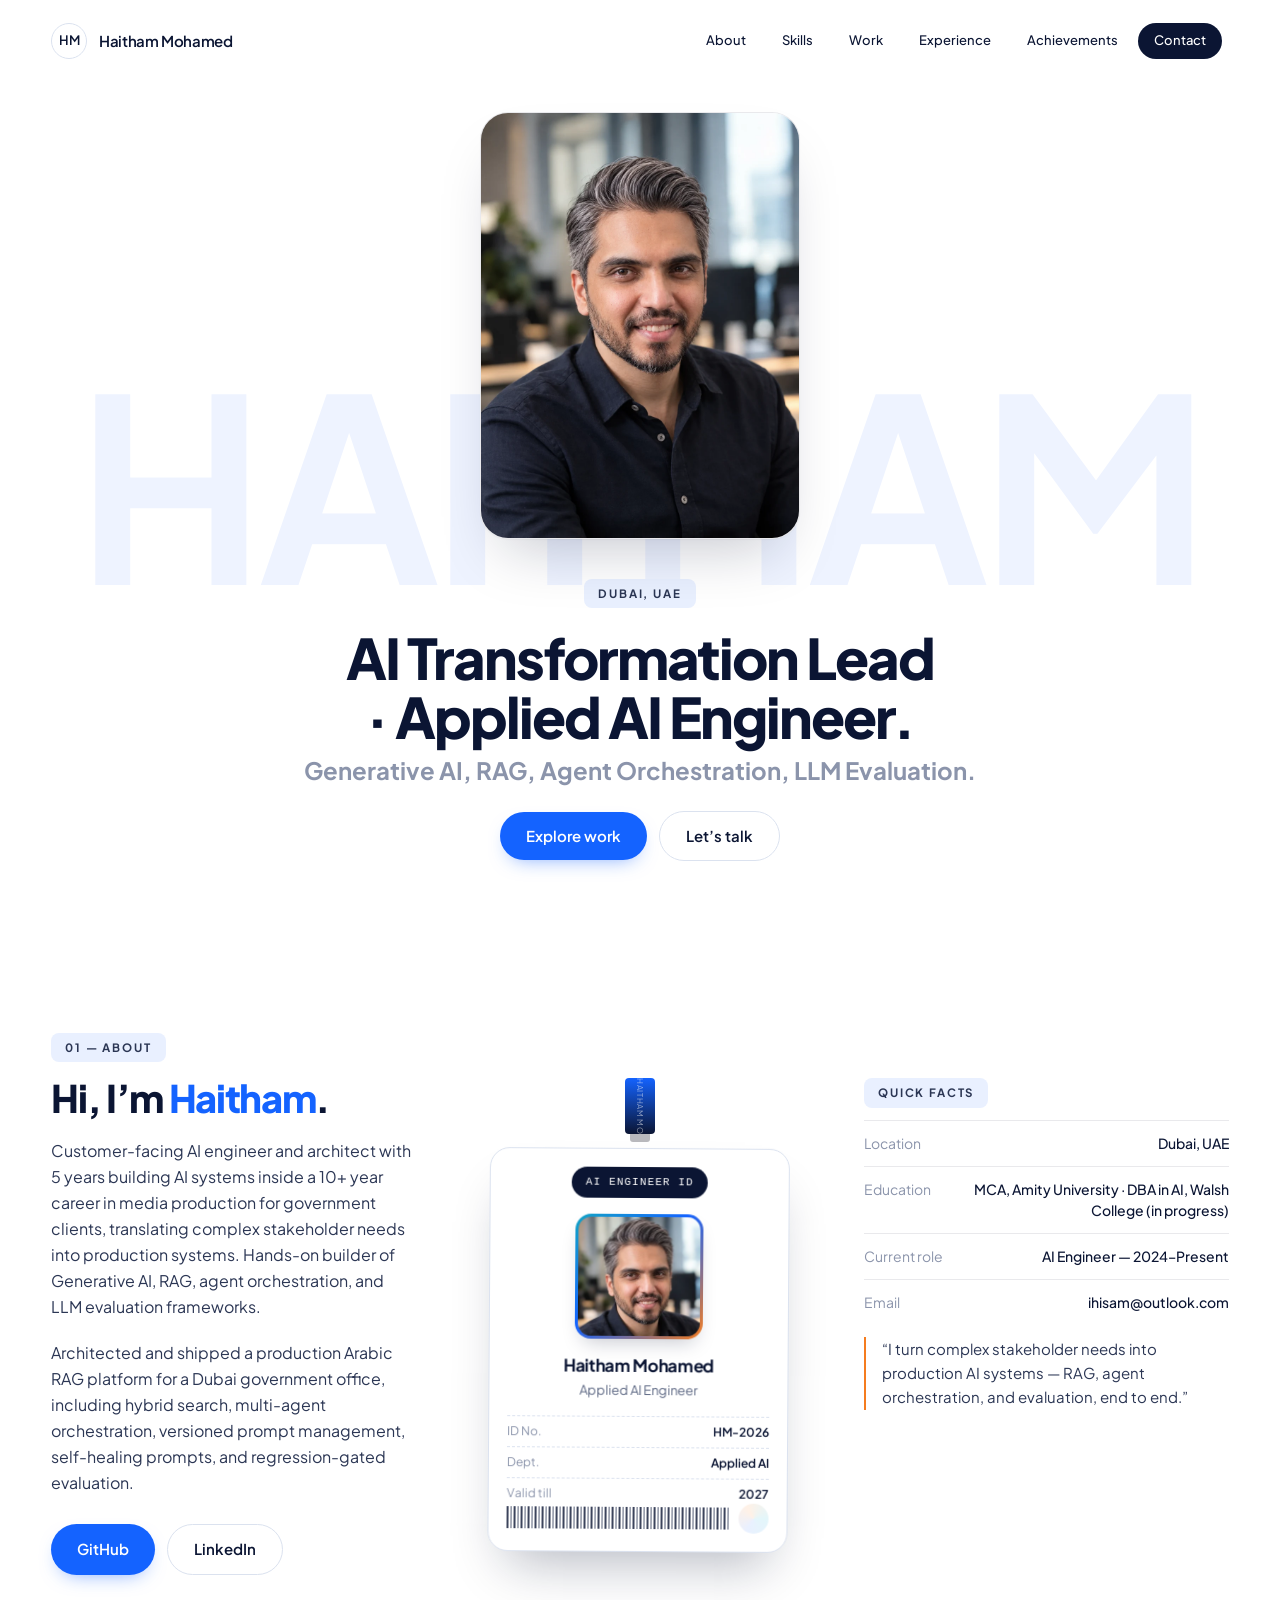
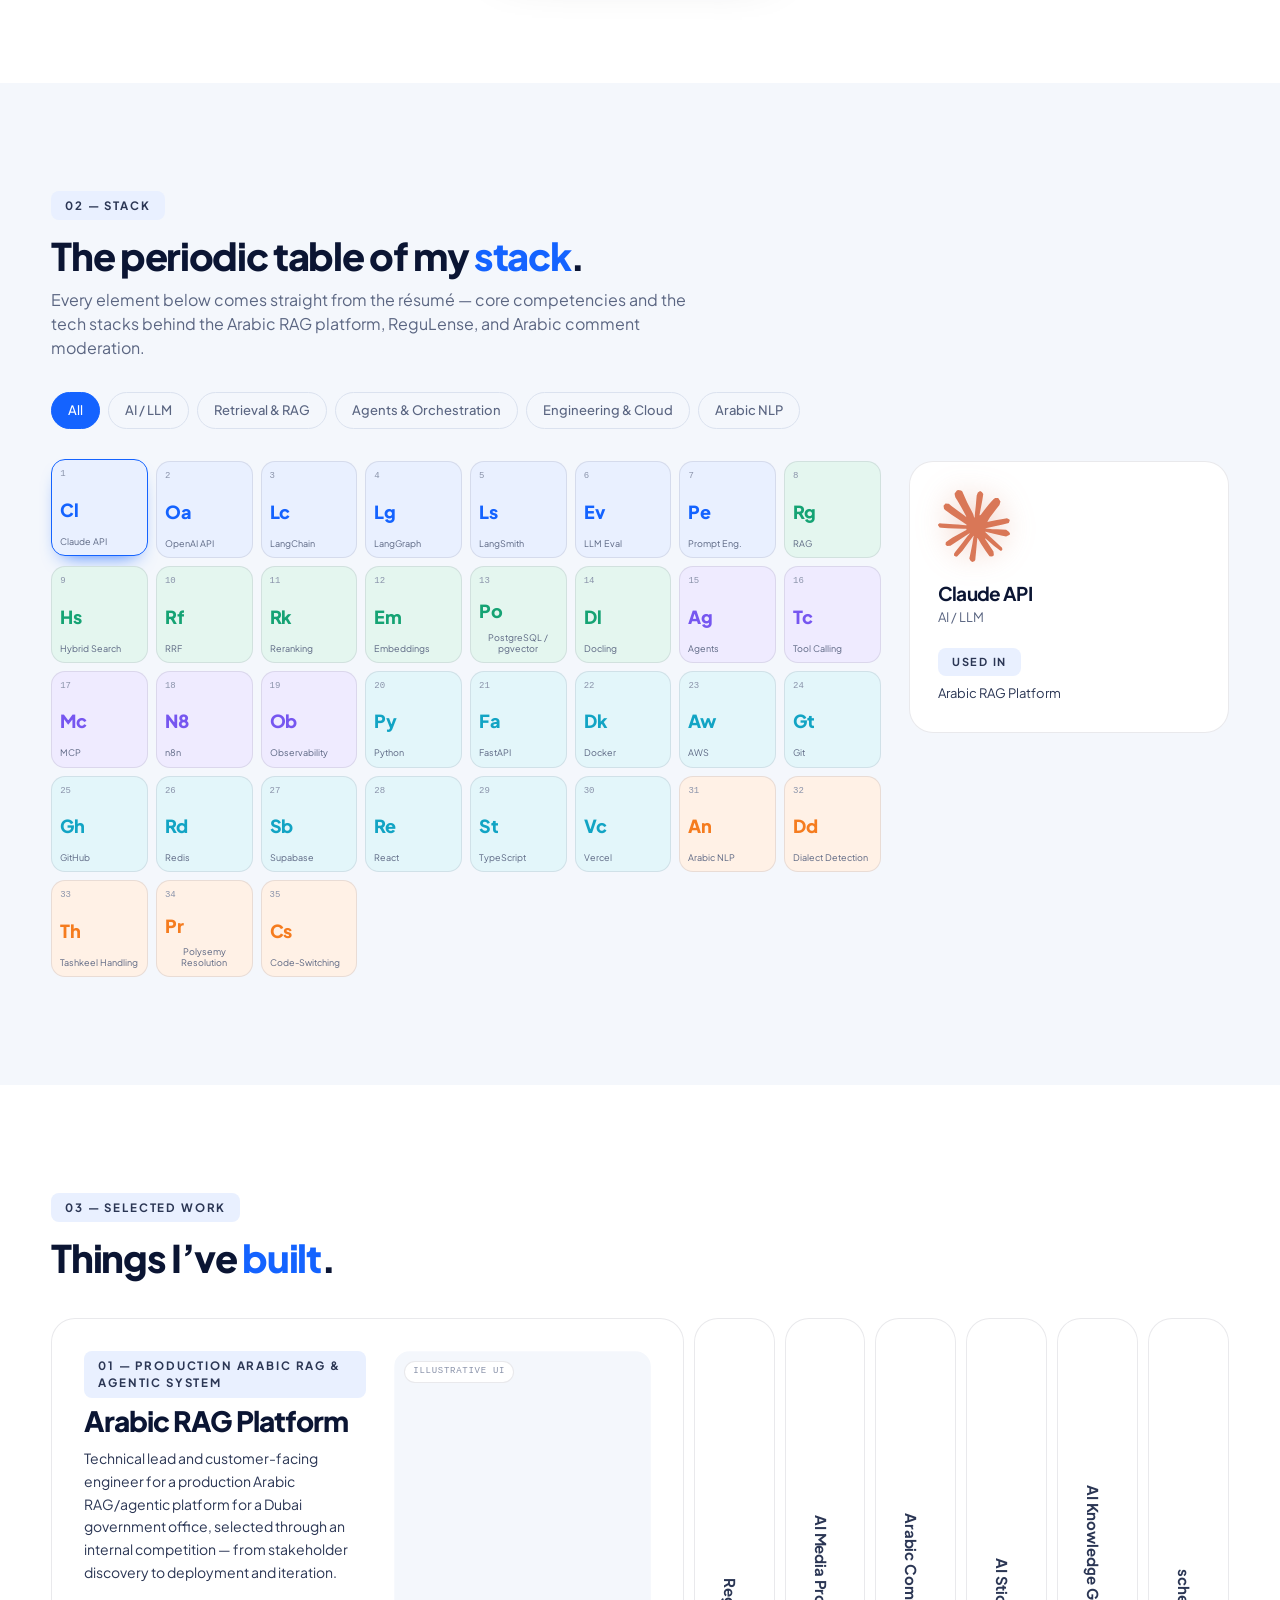
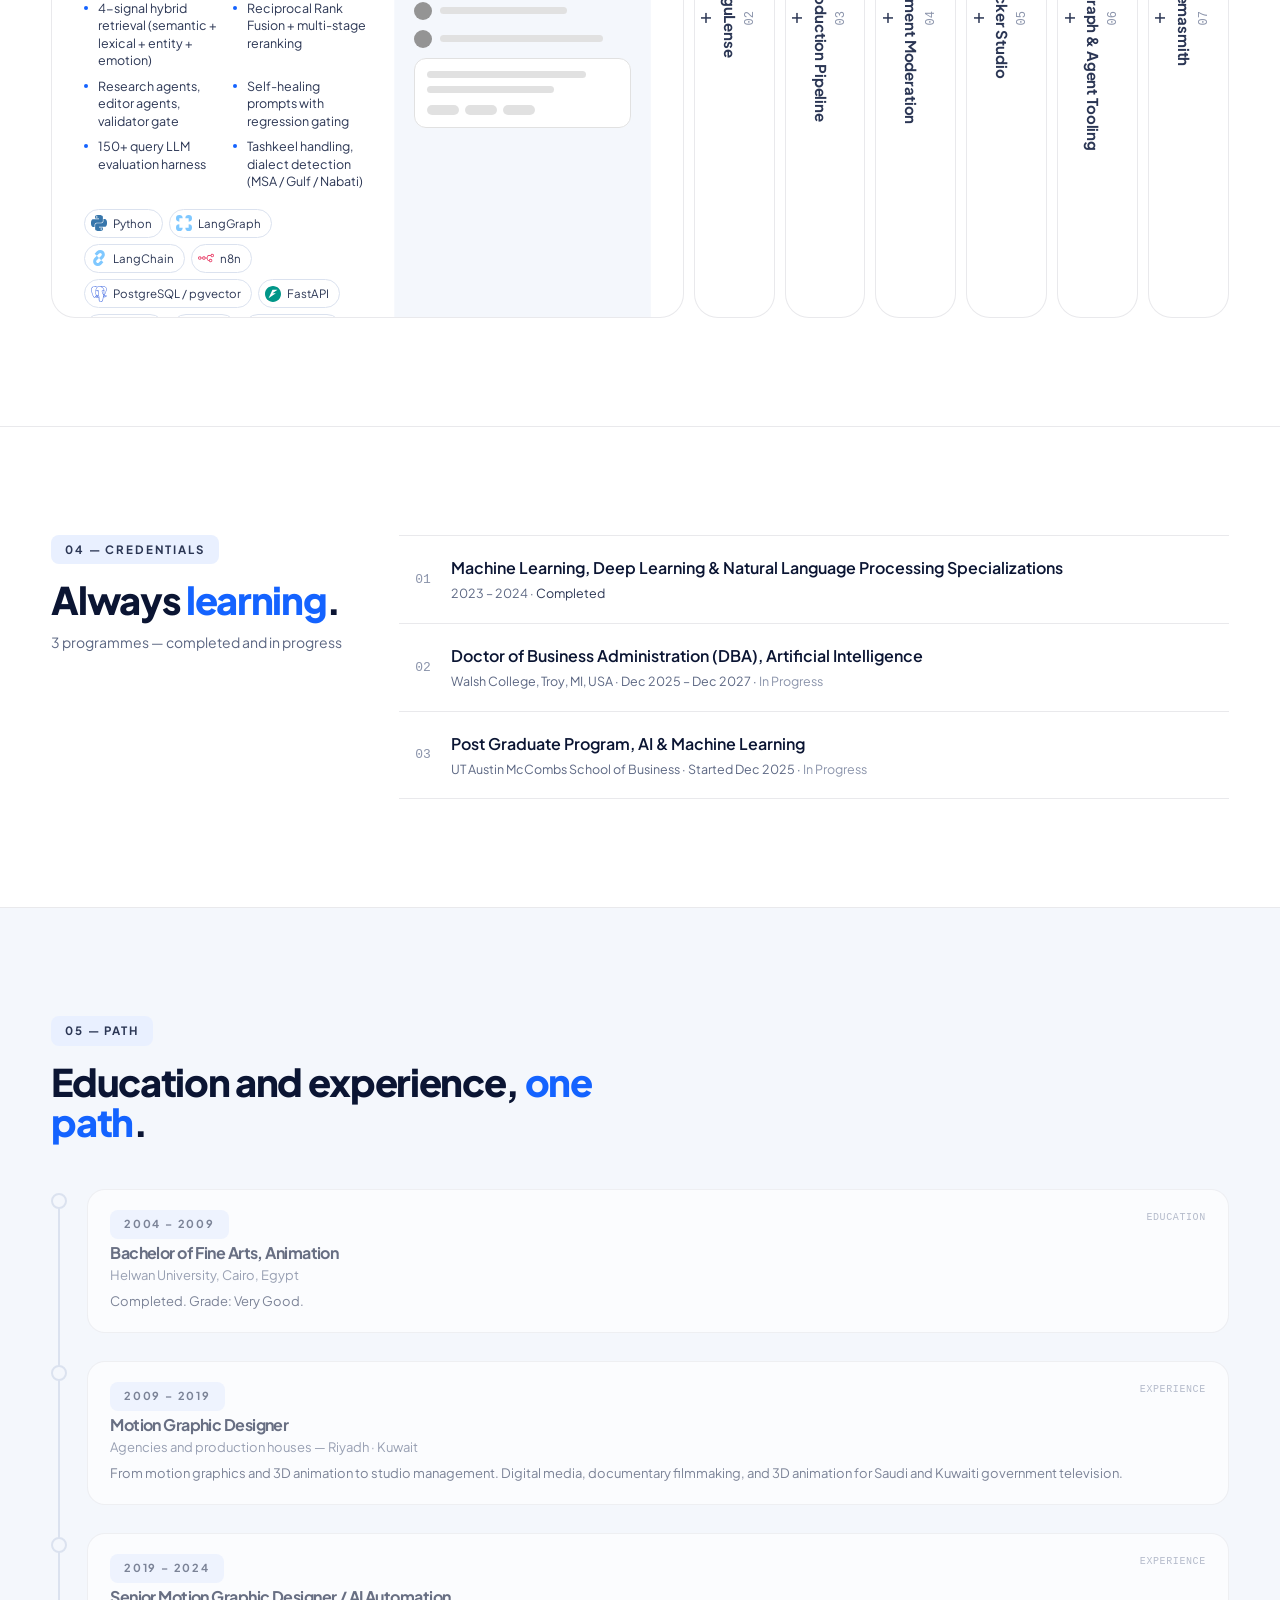
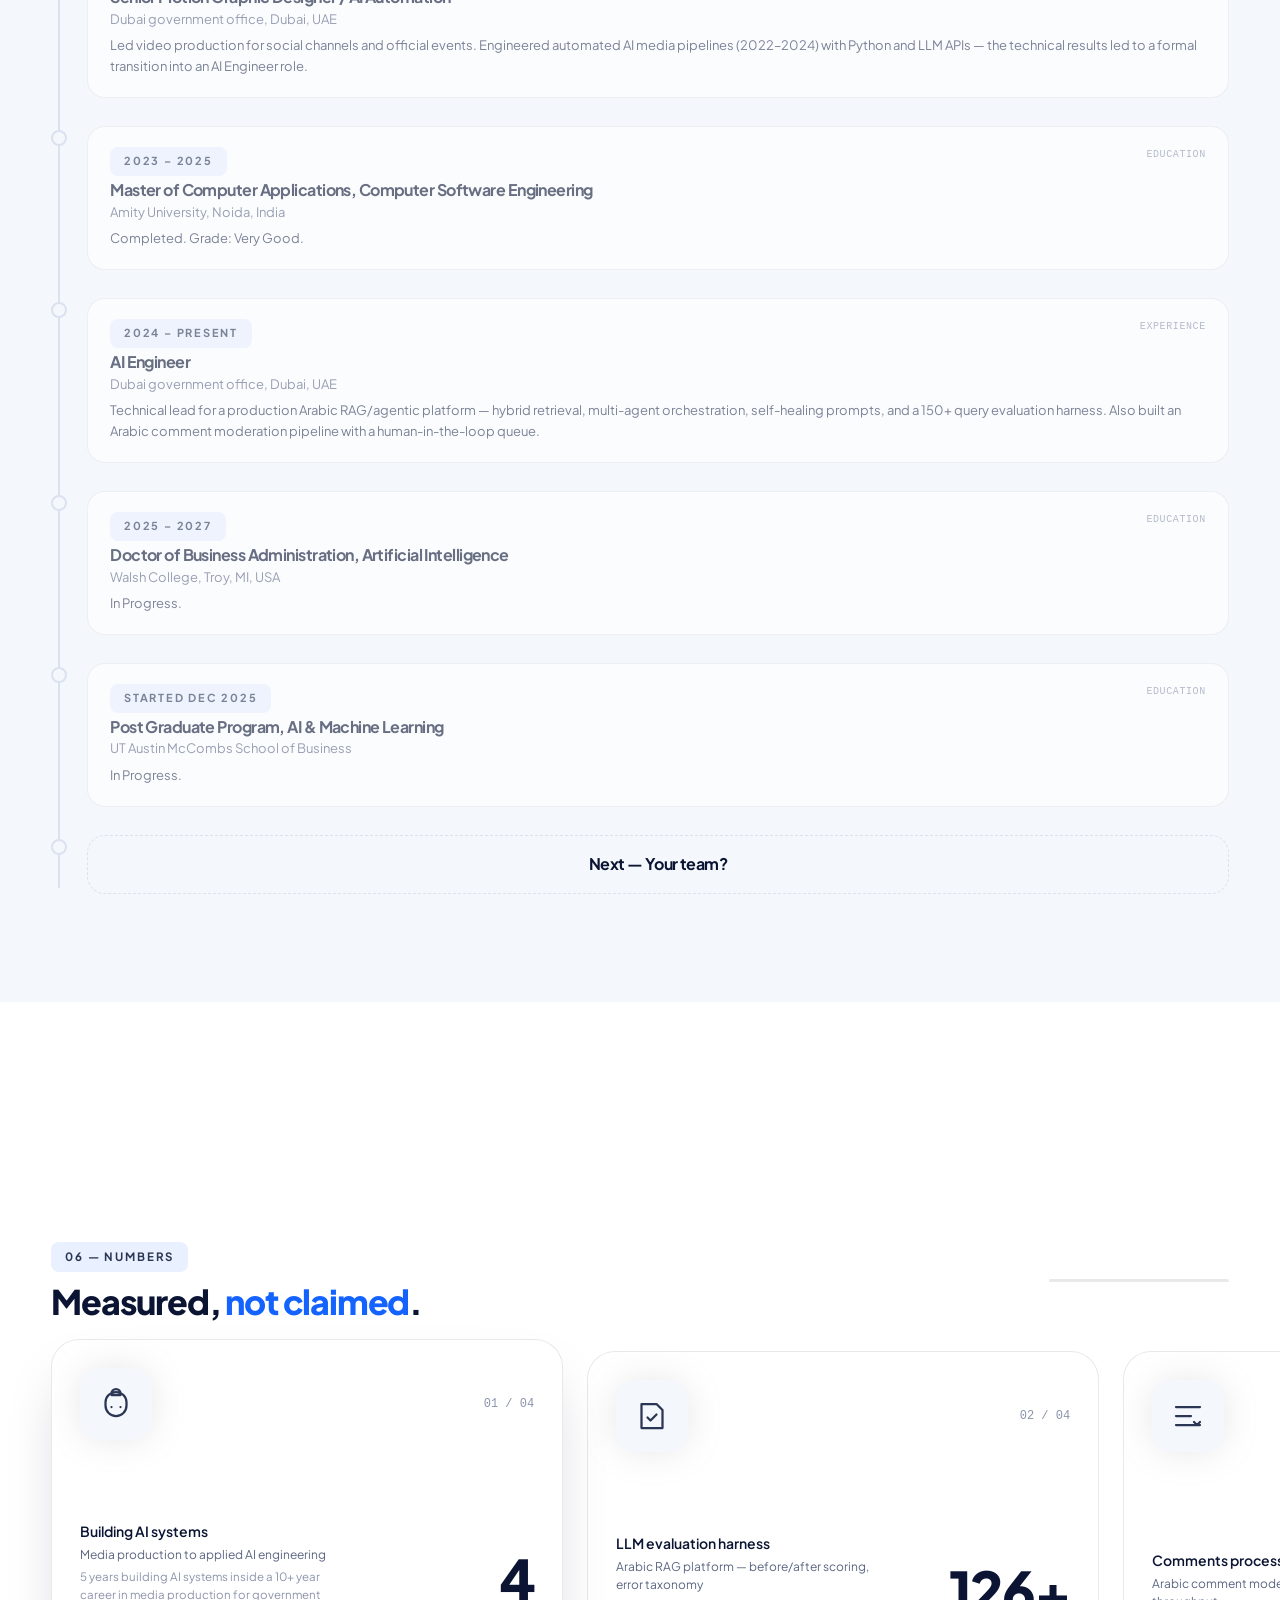
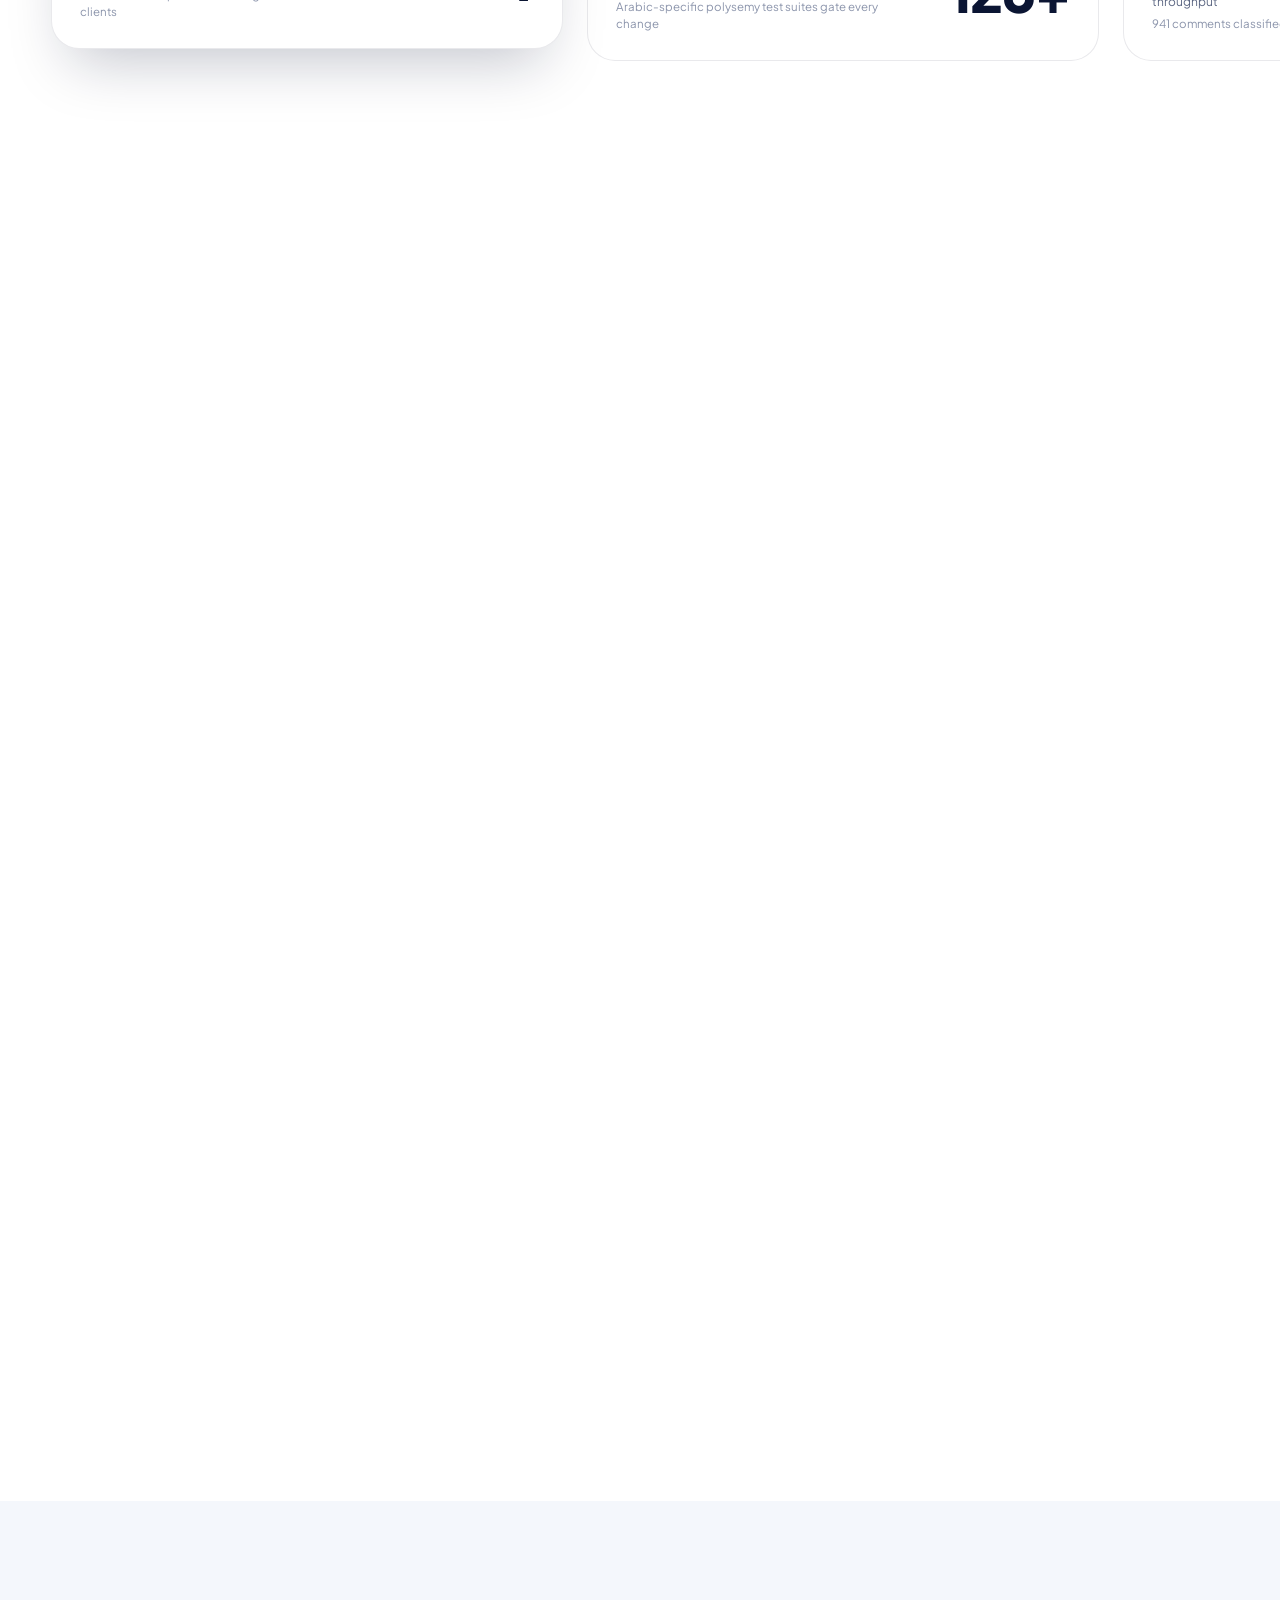
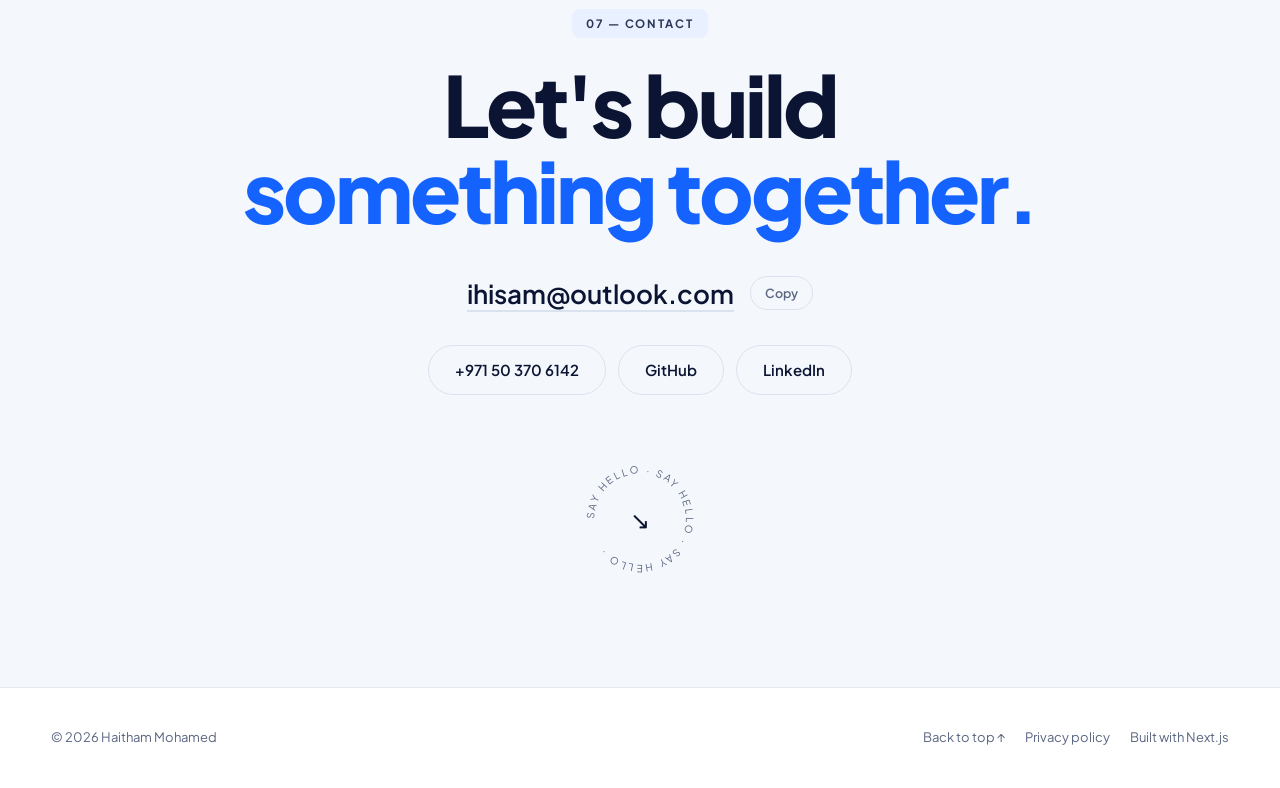
<file: index.html>
<!DOCTYPE html><!--IJXAmUq37X5cuvHPMBBCh--><html lang="en" class="__variable_4fc470 __variable_6d3dcf"><head><meta charSet="utf-8"/><meta name="viewport" content="width=device-width, initial-scale=1"/><link rel="preload" as="image" href="/portrait-hero.webp" fetchPriority="high"/><link rel="preload" as="image" href="/portrait-id.webp"/><link rel="preload" as="image" href="/logos/claude.svg"/><link rel="preload" as="image" href="/logos/python.svg"/><link rel="preload" as="image" href="/logos/langgraph.svg"/><link rel="preload" as="image" href="/logos/langchain.svg"/><link rel="preload" as="image" href="/logos/n8n.svg"/><link rel="preload" as="image" href="/logos/postgresql.svg"/><link rel="preload" as="image" href="/logos/fastapi.svg"/><link rel="preload" as="image" href="/logos/docker.svg"/><link rel="stylesheet" href="/_next/static/css/c5d34f25b418c07d.css" data-precedence="next"/><link rel="preload" as="script" fetchPriority="low" href="/_next/static/chunks/webpack-3337861e85753411.js"/><script src="/_next/static/chunks/4bd1b696-c023c6e3521b1417.js" async=""></script><script src="/_next/static/chunks/255-09fb0d129bb12f51.js" async=""></script><script src="/_next/static/chunks/main-app-fd98bed2d2891301.js" async=""></script><script src="/_next/static/chunks/691-4ffe289271fd5403.js" async=""></script><script src="/_next/static/chunks/app/page-3cc097c1779f702f.js" async=""></script><link rel="preload" as="image" href="/logos/react.svg"/><link rel="preload" as="image" href="/logos/typescript.svg"/><link rel="preload" as="image" href="/logos/supabase.svg"/><link rel="preload" as="image" href="/logos/redis.svg"/><link rel="preload" as="image" href="/logos/modelcontextprotocol.svg"/><meta name="theme-color" content="#ffffff"/><title>Haitham Mohamed — Applied AI Engineer</title><meta name="description" content="Customer-facing AI engineer and architect with 5 years building AI systems inside a 10+ year career in media production for government clients, translating complex stakeholder needs into production systems. Hands-on builder of Generative AI, RAG, agent orchestration, and LLM evaluation frameworks."/><meta property="og:title" content="Haitham Mohamed — Applied AI Engineer"/><meta property="og:description" content="Customer-facing AI engineer and architect with 5 years building AI systems inside a 10+ year career in media production for government clients, translating complex stakeholder needs into production systems. Hands-on builder of Generative AI, RAG, agent orchestration, and LLM evaluation frameworks."/><meta property="og:url" content="https://haitham72.github.io/"/><meta property="og:site_name" content="Haitham Mohamed"/><meta property="og:locale" content="en_US"/><meta property="og:image" content="https://haitham72.github.io/og.jpg"/><meta property="og:image:width" content="1200"/><meta property="og:image:height" content="630"/><meta property="og:type" content="website"/><meta name="twitter:card" content="summary_large_image"/><meta name="twitter:title" content="Haitham Mohamed — Applied AI Engineer"/><meta name="twitter:description" content="Customer-facing AI engineer and architect with 5 years building AI systems inside a 10+ year career in media production for government clients, translating complex stakeholder needs into production systems. Hands-on builder of Generative AI, RAG, agent orchestration, and LLM evaluation frameworks."/><meta name="twitter:image" content="https://haitham72.github.io/og.jpg"/><link rel="icon" href="/favicon.png"/><script src="/_next/static/chunks/polyfills-42372ed130431b0a.js" noModule=""></script></head><body><div hidden=""><!--$--><!--/$--></div><div class="fixed top-0 left-0 h-[2px] bg-[var(--ink)] z-[60] origin-left" style="width:0%;transition:width 120ms linear" aria-hidden="true"></div><header class="fixed top-0 inset-x-0 z-50 pointer-events-none"><nav class="gutter flex items-center justify-between py-4 pointer-events-auto" aria-label="Primary"><a href="#hero" class="flex items-center gap-3 group"><span class="nav-mark w-9 h-9 rounded-full flex items-center justify-center text-[13px] font-semibold font-[var(--font-mono)] border transition-all duration-500" style="border-color:var(--line-strong);background:transparent;color:var(--ink)">HM</span><span class="text-[15px] font-semibold tracking-tight transition-all duration-500 hidden sm:inline" style="opacity:1;transform:none">Haitham Mohamed</span></a><div class="hidden md:flex items-center gap-1 rounded-full px-1.5 py-1.5 transition-all duration-500" style="background:transparent;backdrop-filter:none;-webkit-backdrop-filter:none;border:1px solid transparent;box-shadow:none"><button class="relative px-4 py-2 text-[13px] font-medium rounded-full transition-colors duration-300" style="color:var(--paper)" aria-current="true"><span class="absolute inset-0 rounded-full bg-[var(--ink)] -z-10" style="transition:all 0.4s var(--ease)" aria-hidden="true"></span>About</button><button class="relative px-4 py-2 text-[13px] font-medium rounded-full transition-colors duration-300" style="color:var(--ink)">Skills</button><button class="relative px-4 py-2 text-[13px] font-medium rounded-full transition-colors duration-300" style="color:var(--ink)">Work</button><button class="relative px-4 py-2 text-[13px] font-medium rounded-full transition-colors duration-300" style="color:var(--ink)">Experience</button><button class="relative px-4 py-2 text-[13px] font-medium rounded-full transition-colors duration-300" style="color:var(--ink)">Achievements</button><button class="relative px-4 py-2 text-[13px] font-medium rounded-full transition-colors duration-300" style="color:var(--ink)">Contact</button></div><button class="md:hidden btn btn-secondary !py-2 !px-4 !text-[13px] bg-[var(--paper)]" aria-haspopup="true" aria-expanded="false">Menu</button></nav></header><div class="fixed inset-0 z-[70] bg-[var(--paper)] md:hidden" style="clip-path:circle(0% at 100% 0%);transition:clip-path 0.6s var(--ease);pointer-events:none" role="dialog" aria-modal="true" aria-label="Navigation menu"><div class="gutter py-5 flex items-center justify-between"><span class="text-[15px] font-semibold">Haitham Mohamed</span><button class="btn btn-secondary !py-2 !px-4 !text-[13px]">Close</button></div><ul class="gutter flex flex-col gap-2 mt-8"><li class="overflow-hidden"><button class="flex items-baseline gap-4 py-3 text-[clamp(28px,8vw,44px)] font-semibold tracking-tight" style="transform:translateY(100%);opacity:0;transition:transform 0.5s var(--ease) 0ms, opacity 0.5s var(--ease) 0ms"><span class="font-[var(--font-mono)] text-[14px] text-[var(--faint)]">0<!-- -->1</span>About</button></li><li class="overflow-hidden"><button class="flex items-baseline gap-4 py-3 text-[clamp(28px,8vw,44px)] font-semibold tracking-tight" style="transform:translateY(100%);opacity:0;transition:transform 0.5s var(--ease) 60ms, opacity 0.5s var(--ease) 60ms"><span class="font-[var(--font-mono)] text-[14px] text-[var(--faint)]">0<!-- -->2</span>Skills</button></li><li class="overflow-hidden"><button class="flex items-baseline gap-4 py-3 text-[clamp(28px,8vw,44px)] font-semibold tracking-tight" style="transform:translateY(100%);opacity:0;transition:transform 0.5s var(--ease) 120ms, opacity 0.5s var(--ease) 120ms"><span class="font-[var(--font-mono)] text-[14px] text-[var(--faint)]">0<!-- -->3</span>Work</button></li><li class="overflow-hidden"><button class="flex items-baseline gap-4 py-3 text-[clamp(28px,8vw,44px)] font-semibold tracking-tight" style="transform:translateY(100%);opacity:0;transition:transform 0.5s var(--ease) 180ms, opacity 0.5s var(--ease) 180ms"><span class="font-[var(--font-mono)] text-[14px] text-[var(--faint)]">0<!-- -->4</span>Experience</button></li><li class="overflow-hidden"><button class="flex items-baseline gap-4 py-3 text-[clamp(28px,8vw,44px)] font-semibold tracking-tight" style="transform:translateY(100%);opacity:0;transition:transform 0.5s var(--ease) 240ms, opacity 0.5s var(--ease) 240ms"><span class="font-[var(--font-mono)] text-[14px] text-[var(--faint)]">0<!-- -->5</span>Achievements</button></li><li class="overflow-hidden"><button class="flex items-baseline gap-4 py-3 text-[clamp(28px,8vw,44px)] font-semibold tracking-tight" style="transform:translateY(100%);opacity:0;transition:transform 0.5s var(--ease) 300ms, opacity 0.5s var(--ease) 300ms"><span class="font-[var(--font-mono)] text-[14px] text-[var(--faint)]">0<!-- -->6</span>Contact</button></li></ul></div><style>
        .nav-mark:hover { transform: rotate(360deg); }
      </style><main><section id="hero" class="relative min-h-[100svh] flex items-center justify-center overflow-hidden gutter pt-28 pb-16" aria-label="Introduction"><span class="hero-ghost absolute left-1/2 top-[52%] -translate-x-1/2 -translate-y-1/2 select-none pointer-events-none whitespace-nowrap font-[var(--font-display)] font-bold" aria-hidden="true">HAITHAM</span><div class="relative z-10 content-max w-full flex flex-col items-center text-center gap-10"><div class="hero-portrait card card-elevated relative overflow-hidden"><img src="/portrait-hero.webp" alt="Haitham Mohamed, Applied AI Engineer, portrait photo" width="900" height="1200" class="w-full h-full object-cover" fetchPriority="high"/></div><div class="flex flex-col items-center gap-5"><p class="section-tag">Dubai, UAE</p><h1 class="text-[clamp(32px,6vw,56px)] max-w-[20ch] text-balance">AI Transformation Lead · Applied AI Engineer<!-- -->.<span class="block text-[var(--faint)] font-[var(--font-display)] font-bold text-[clamp(18px,2.4vw,24px)] mt-3 tracking-normal">Generative AI, RAG, Agent Orchestration, LLM Evaluation<!-- -->.</span></h1><div class="flex flex-wrap items-center justify-center gap-3 mt-2"><button class="btn btn-primary">Explore work</button><button class="btn btn-secondary">Let’s talk</button></div></div></div><style>
        .hero-ghost {
          font-size: clamp(90px, 20vw, 300px);
          line-height: 1;
          color: #eef3ff;
          letter-spacing: -0.03em;
          z-index: 0;
        }

        .hero-portrait {
          width: clamp(220px, 32vw, 320px);
          aspect-ratio: 3 / 4;
          animation: hero-rise 0.9s var(--ease) both;
        }

        @keyframes hero-rise {
          from { opacity: 0; transform: translateY(28px) scale(0.97); }
          to { opacity: 1; transform: translateY(0) scale(1); }
        }

        @media (prefers-reduced-motion: reduce) {
          .hero-portrait { animation: none; }
        }
      </style></section><section id="about" class="section-pad gutter" aria-label="About"><div class="content-max"><div class="rv section-tag mb-4">01 — About</div><div class="about-grid"><div class="rv flex flex-col gap-5 max-w-[48ch]"><h2 class="text-[clamp(26px,4vw,38px)]">Hi, I’m <span class="accent">Haitham</span>.</h2><p class="text-[var(--ink-2)] leading-relaxed">Customer-facing AI engineer and architect with 5 years building AI systems inside a 10+ year career in media production for government clients, translating complex stakeholder needs into production systems. Hands-on builder of Generative AI, RAG, agent orchestration, and LLM evaluation frameworks.</p><p class="text-[var(--ink-2)] leading-relaxed">Architected and shipped a production Arabic RAG platform for a Dubai government office, including hybrid search, multi-agent orchestration, versioned prompt management, self-healing prompts, and regression-gated evaluation.</p><div class="flex flex-wrap gap-3 mt-2"><a href="https://github.com/haitham72" target="_blank" rel="noopener noreferrer" class="btn btn-primary">GitHub</a><a href="https://linkedin.com/in/haitham72" target="_blank" rel="noopener noreferrer" class="btn btn-secondary">LinkedIn</a></div></div><div class="rv flex justify-center"><div class="id-wrap"><div class="id-strap-mount" aria-hidden="true"><div class="id-strap"><span class="id-strap-text">HAITHAM MOHAMED<!-- --> · <!-- -->APPLIED AI ENGINEER<!-- --> <!-- -->·<!-- --> </span></div><div class="id-clip"></div></div><div class="id-pendulum"><div class="id-card" data-flipped="false" tabindex="0" role="button" aria-pressed="false" aria-label="ID card. Press Enter or Space to flip."><div class="id-face id-front"><div class="id-band">AI ENGINEER ID</div><div class="id-photo-ring"><img src="/portrait-id.webp" alt="" width="128" height="156"/></div><div class="id-name">Haitham Mohamed</div><div class="id-role">Applied AI Engineer</div><dl class="id-rows"><div><dt>ID No.</dt><dd>HM-2026</dd></div><div><dt>Dept.</dt><dd>Applied AI</dd></div><div><dt>Valid till</dt><dd>2027</dd></div></dl><div class="id-footer"><div class="id-barcode" aria-hidden="true"></div><div class="id-holo" aria-hidden="true"></div></div></div><div class="id-face id-back"><div class="id-band">WHAT I AM</div><ul class="id-back-list"><li>Applied AI Engineer / Architect — RAG, agent orchestration, LLM evaluation.</li><li>MCA, Computer Software Engineering — Amity University (Very Good).</li><li>DBA, Artificial Intelligence — Walsh College (in progress).</li><li>Key systems: Arabic RAG platform, ReguLense, Arabic Comment Moderation.</li><li>Native Arabic, professional English.</li></ul><div class="id-signature">If found, say hello · ihisam@outlook.com</div></div></div></div><style>
        .id-wrap {
          display: flex;
          flex-direction: column;
          align-items: center;
          perspective: 1400px;
        }
        .id-strap-mount {
          display: flex;
          flex-direction: column;
          align-items: center;
        }
        .id-strap {
          width: 30px;
          height: 56px;
          background: linear-gradient(180deg, var(--accent), var(--ink));
          border-radius: 4px;
          overflow: hidden;
          position: relative;
        }
        .id-strap-text {
          position: absolute;
          top: 0;
          left: 50%;
          transform: translateX(-50%);
          writing-mode: vertical-rl;
          color: rgba(255,255,255,0.55);
          font-size: 8px;
          letter-spacing: 0.08em;
          white-space: nowrap;
          animation: id-strap-scroll 7s linear infinite;
        }
        @keyframes id-strap-scroll {
          from { top: 0; }
          to { top: -100%; }
        }
        .id-clip {
          width: 20px;
          height: 10px;
          background: #b9b9bd;
          border-radius: 3px;
          margin-top: -2px;
        }
        .id-pendulum {
          transform-origin: top center;
          margin-top: 6px;
        }
        .id-card {
          width: 300px;
          max-width: 80vw;
          height: 404px;
          position: relative;
          transform-style: preserve-3d;
          transition: transform 0.7s var(--ease);
          cursor: pointer;
        }
        .id-card[data-flipped="true"] {
          transform: rotateY(180deg);
        }
        .id-face {
          position: absolute;
          inset: 0;
          backface-visibility: hidden;
          border-radius: 20px;
          border: 1px solid var(--line-strong);
          background: var(--card);
          box-shadow: 0 30px 50px -20px rgba(11,21,51,0.3);
          padding: 18px;
          display: flex;
          flex-direction: column;
          align-items: center;
        }
        .id-back {
          transform: rotateY(180deg);
          justify-content: space-between;
        }
        .id-band {
          background: var(--ink);
          color: var(--paper);
          font-family: var(--font-mono);
          font-size: 11px;
          letter-spacing: 0.1em;
          padding: 7px 14px;
          border-radius: 999px;
          margin-bottom: 16px;
        }
        .id-photo-ring {
          width: 128px;
          height: 156px;
          border-radius: 16px;
          padding: 3px;
          background: var(--brand-grad);
          box-shadow: 0 10px 20px -8px rgba(11,21,51,0.25);
          overflow: hidden;
          transition: transform 0.4s var(--ease);
        }
        .id-card:hover .id-photo-ring { transform: scale(1.04); }
        .id-photo-ring img {
          width: 100%;
          height: 100%;
          object-fit: cover;
          border-radius: 13px;
        }
        .id-name {
          margin-top: 14px;
          font-weight: 700;
          font-size: 17px;
          letter-spacing: -0.02em;
        }
        .id-role {
          color: var(--mute);
          font-size: 13px;
          margin-top: 2px;
        }
        .id-rows {
          width: 100%;
          margin-top: 16px;
          font-size: 12px;
          display: flex;
          flex-direction: column;
          gap: 6px;
        }
        .id-rows > div {
          display: flex;
          justify-content: space-between;
          border-top: 1px dashed var(--line-strong);
          padding-top: 6px;
        }
        .id-rows dt { color: var(--faint); }
        .id-rows dd { font-weight: 600; }
        .id-footer {
          margin-top: auto;
          width: 100%;
          display: flex;
          align-items: center;
          justify-content: space-between;
        }
        .id-barcode {
          height: 22px;
          flex: 1;
          margin-right: 10px;
          background: repeating-linear-gradient(90deg, var(--ink) 0 2px, transparent 2px 4px, var(--ink-2) 4px 5px, transparent 5px 7px);
          opacity: 0.8;
        }
        .id-holo {
          width: 30px;
          height: 30px;
          border-radius: 50%;
          background: conic-gradient(from 90deg, var(--teal-soft), var(--accent-soft), var(--orange-soft), var(--teal-soft));
        }
        .id-back-list {
          font-size: 13px;
          line-height: 1.6;
          color: var(--ink-2);
          display: flex;
          flex-direction: column;
          gap: 10px;
          text-align: left;
        }
        .id-back-list li {
          padding-left: 14px;
          position: relative;
        }
        .id-back-list li::before {
          content: "";
          position: absolute;
          left: 0;
          top: 7px;
          width: 5px;
          height: 5px;
          border-radius: 50%;
          background: var(--ink);
        }
        .id-signature {
          font-size: 11px;
          color: var(--faint);
          border-top: 1px dashed var(--line-strong);
          padding-top: 10px;
          width: 100%;
          text-align: center;
        }
      </style></div></div><div class="rv flex flex-col gap-6 max-w-[44ch] md:ml-auto"><div><p class="section-tag mb-3">Quick facts</p><dl class="flex flex-col gap-3"><div class="flex justify-between gap-6 border-t border-[var(--line)] pt-3 text-[14px]"><dt class="text-[var(--faint)]">Location</dt><dd class="font-medium text-right">Dubai, UAE</dd></div><div class="flex justify-between gap-6 border-t border-[var(--line)] pt-3 text-[14px]"><dt class="text-[var(--faint)]">Education</dt><dd class="font-medium text-right">MCA, Amity University · DBA in AI, Walsh College (in progress)</dd></div><div class="flex justify-between gap-6 border-t border-[var(--line)] pt-3 text-[14px]"><dt class="text-[var(--faint)]">Current role</dt><dd class="font-medium text-right">AI Engineer — 2024–Present</dd></div><div class="flex justify-between gap-6 border-t border-[var(--line)] pt-3 text-[14px]"><dt class="text-[var(--faint)]">Email</dt><dd class="font-medium text-right">ihisam@outlook.com</dd></div></dl></div><blockquote class="border-l-2 border-[var(--orange)] pl-4 text-[var(--ink-2)] italic-none text-[15px] leading-relaxed">“<!-- -->I turn complex stakeholder needs into production AI systems — RAG, agent orchestration, and evaluation, end to end.<!-- -->”</blockquote></div></div></div><style>
        .about-grid {
          display: grid;
          grid-template-columns: minmax(0,1fr) 320px minmax(0,1fr);
          gap: clamp(32px, 5vw, 64px);
          align-items: start;
        }
        @media (max-width: 920px) {
          .about-grid {
            grid-template-columns: 1fr;
            justify-items: center;
            text-align: center;
          }
          .about-grid > div:first-child, .about-grid > div:last-child {
            text-align: left;
            align-items: flex-start;
          }
        }
      </style></section><section id="skills" class="section-pad gutter bg-[var(--paper-alt)]" aria-label="Skills"><div class="content-max"><div class="rv section-tag mb-4">02 — Stack</div><h2 class="rv text-[clamp(26px,4vw,38px)] mb-3">The periodic table of my <span class="accent">stack</span>.</h2><p class="rv text-[var(--mute)] max-w-[56ch] mb-8">Every element below comes straight from the résumé — core competencies and the tech stacks behind the Arabic RAG platform, ReguLense, and Arabic comment moderation.</p><div class="rv flex flex-wrap gap-2 mb-8" role="group" aria-label="Filter by family"><button class="chip" data-active="true">All</button><button class="chip" data-active="false">AI / LLM</button><button class="chip" data-active="false">Retrieval &amp; RAG</button><button class="chip" data-active="false">Agents &amp; Orchestration</button><button class="chip" data-active="false">Engineering &amp; Cloud</button><button class="chip" data-active="false">Arabic NLP</button></div><div class="skills-layout"><div class="skills-grid" role="list"><button role="listitem" class="tile rv" data-dim="false" data-selected="true" style="--i:0;--tile-bg:var(--accent-soft);--tile-ink:var(--accent)" aria-label="Claude API, AI / LLM"><span class="tile-number">1</span><span class="tile-symbol">Cl</span><span class="tile-name">Claude API</span></button><button role="listitem" class="tile rv" data-dim="false" data-selected="false" style="--i:1;--tile-bg:var(--accent-soft);--tile-ink:var(--accent)" aria-label="OpenAI API, AI / LLM"><span class="tile-number">2</span><span class="tile-symbol">Oa</span><span class="tile-name">OpenAI API</span></button><button role="listitem" class="tile rv" data-dim="false" data-selected="false" style="--i:2;--tile-bg:var(--accent-soft);--tile-ink:var(--accent)" aria-label="LangChain, AI / LLM"><span class="tile-number">3</span><span class="tile-symbol">Lc</span><span class="tile-name">LangChain</span></button><button role="listitem" class="tile rv" data-dim="false" data-selected="false" style="--i:3;--tile-bg:var(--accent-soft);--tile-ink:var(--accent)" aria-label="LangGraph, AI / LLM"><span class="tile-number">4</span><span class="tile-symbol">Lg</span><span class="tile-name">LangGraph</span></button><button role="listitem" class="tile rv" data-dim="false" data-selected="false" style="--i:4;--tile-bg:var(--accent-soft);--tile-ink:var(--accent)" aria-label="LangSmith, AI / LLM"><span class="tile-number">5</span><span class="tile-symbol">Ls</span><span class="tile-name">LangSmith</span></button><button role="listitem" class="tile rv" data-dim="false" data-selected="false" style="--i:5;--tile-bg:var(--accent-soft);--tile-ink:var(--accent)" aria-label="LLM Eval, AI / LLM"><span class="tile-number">6</span><span class="tile-symbol">Ev</span><span class="tile-name">LLM Eval</span></button><button role="listitem" class="tile rv" data-dim="false" data-selected="false" style="--i:6;--tile-bg:var(--accent-soft);--tile-ink:var(--accent)" aria-label="Prompt Eng., AI / LLM"><span class="tile-number">7</span><span class="tile-symbol">Pe</span><span class="tile-name">Prompt Eng.</span></button><button role="listitem" class="tile rv" data-dim="false" data-selected="false" style="--i:7;--tile-bg:var(--green-soft);--tile-ink:var(--green)" aria-label="RAG, Retrieval &amp; RAG"><span class="tile-number">8</span><span class="tile-symbol">Rg</span><span class="tile-name">RAG</span></button><button role="listitem" class="tile rv" data-dim="false" data-selected="false" style="--i:1;--tile-bg:var(--green-soft);--tile-ink:var(--green)" aria-label="Hybrid Search, Retrieval &amp; RAG"><span class="tile-number">9</span><span class="tile-symbol">Hs</span><span class="tile-name">Hybrid Search</span></button><button role="listitem" class="tile rv" data-dim="false" data-selected="false" style="--i:2;--tile-bg:var(--green-soft);--tile-ink:var(--green)" aria-label="RRF, Retrieval &amp; RAG"><span class="tile-number">10</span><span class="tile-symbol">Rf</span><span class="tile-name">RRF</span></button><button role="listitem" class="tile rv" data-dim="false" data-selected="false" style="--i:3;--tile-bg:var(--green-soft);--tile-ink:var(--green)" aria-label="Reranking, Retrieval &amp; RAG"><span class="tile-number">11</span><span class="tile-symbol">Rk</span><span class="tile-name">Reranking</span></button><button role="listitem" class="tile rv" data-dim="false" data-selected="false" style="--i:4;--tile-bg:var(--green-soft);--tile-ink:var(--green)" aria-label="Embeddings, Retrieval &amp; RAG"><span class="tile-number">12</span><span class="tile-symbol">Em</span><span class="tile-name">Embeddings</span></button><button role="listitem" class="tile rv" data-dim="false" data-selected="false" style="--i:5;--tile-bg:var(--green-soft);--tile-ink:var(--green)" aria-label="PostgreSQL / pgvector, Retrieval &amp; RAG"><span class="tile-number">13</span><span class="tile-symbol">Po</span><span class="tile-name">PostgreSQL / pgvector</span></button><button role="listitem" class="tile rv" data-dim="false" data-selected="false" style="--i:6;--tile-bg:var(--green-soft);--tile-ink:var(--green)" aria-label="Docling, Retrieval &amp; RAG"><span class="tile-number">14</span><span class="tile-symbol">Dl</span><span class="tile-name">Docling</span></button><button role="listitem" class="tile rv" data-dim="false" data-selected="false" style="--i:7;--tile-bg:var(--violet-soft);--tile-ink:var(--violet)" aria-label="Agents, Agents &amp; Orchestration"><span class="tile-number">15</span><span class="tile-symbol">Ag</span><span class="tile-name">Agents</span></button><button role="listitem" class="tile rv" data-dim="false" data-selected="false" style="--i:8;--tile-bg:var(--violet-soft);--tile-ink:var(--violet)" aria-label="Tool Calling, Agents &amp; Orchestration"><span class="tile-number">16</span><span class="tile-symbol">Tc</span><span class="tile-name">Tool Calling</span></button><button role="listitem" class="tile rv" data-dim="false" data-selected="false" style="--i:2;--tile-bg:var(--violet-soft);--tile-ink:var(--violet)" aria-label="MCP, Agents &amp; Orchestration"><span class="tile-number">17</span><span class="tile-symbol">Mc</span><span class="tile-name">MCP</span></button><button role="listitem" class="tile rv" data-dim="false" data-selected="false" style="--i:3;--tile-bg:var(--violet-soft);--tile-ink:var(--violet)" aria-label="n8n, Agents &amp; Orchestration"><span class="tile-number">18</span><span class="tile-symbol">N8</span><span class="tile-name">n8n</span></button><button role="listitem" class="tile rv" data-dim="false" data-selected="false" style="--i:4;--tile-bg:var(--violet-soft);--tile-ink:var(--violet)" aria-label="Observability, Agents &amp; Orchestration"><span class="tile-number">19</span><span class="tile-symbol">Ob</span><span class="tile-name">Observability</span></button><button role="listitem" class="tile rv" data-dim="false" data-selected="false" style="--i:5;--tile-bg:var(--teal-soft);--tile-ink:var(--teal)" aria-label="Python, Engineering &amp; Cloud"><span class="tile-number">20</span><span class="tile-symbol">Py</span><span class="tile-name">Python</span></button><button role="listitem" class="tile rv" data-dim="false" data-selected="false" style="--i:6;--tile-bg:var(--teal-soft);--tile-ink:var(--teal)" aria-label="FastAPI, Engineering &amp; Cloud"><span class="tile-number">21</span><span class="tile-symbol">Fa</span><span class="tile-name">FastAPI</span></button><button role="listitem" class="tile rv" data-dim="false" data-selected="false" style="--i:7;--tile-bg:var(--teal-soft);--tile-ink:var(--teal)" aria-label="Docker, Engineering &amp; Cloud"><span class="tile-number">22</span><span class="tile-symbol">Dk</span><span class="tile-name">Docker</span></button><button role="listitem" class="tile rv" data-dim="false" data-selected="false" style="--i:8;--tile-bg:var(--teal-soft);--tile-ink:var(--teal)" aria-label="AWS, Engineering &amp; Cloud"><span class="tile-number">23</span><span class="tile-symbol">Aw</span><span class="tile-name">AWS</span></button><button role="listitem" class="tile rv" data-dim="false" data-selected="false" style="--i:9;--tile-bg:var(--teal-soft);--tile-ink:var(--teal)" aria-label="Git, Engineering &amp; Cloud"><span class="tile-number">24</span><span class="tile-symbol">Gt</span><span class="tile-name">Git</span></button><button role="listitem" class="tile rv" data-dim="false" data-selected="false" style="--i:3;--tile-bg:var(--teal-soft);--tile-ink:var(--teal)" aria-label="GitHub, Engineering &amp; Cloud"><span class="tile-number">25</span><span class="tile-symbol">Gh</span><span class="tile-name">GitHub</span></button><button role="listitem" class="tile rv" data-dim="false" data-selected="false" style="--i:4;--tile-bg:var(--teal-soft);--tile-ink:var(--teal)" aria-label="Redis, Engineering &amp; Cloud"><span class="tile-number">26</span><span class="tile-symbol">Rd</span><span class="tile-name">Redis</span></button><button role="listitem" class="tile rv" data-dim="false" data-selected="false" style="--i:5;--tile-bg:var(--teal-soft);--tile-ink:var(--teal)" aria-label="Supabase, Engineering &amp; Cloud"><span class="tile-number">27</span><span class="tile-symbol">Sb</span><span class="tile-name">Supabase</span></button><button role="listitem" class="tile rv" data-dim="false" data-selected="false" style="--i:6;--tile-bg:var(--teal-soft);--tile-ink:var(--teal)" aria-label="React, Engineering &amp; Cloud"><span class="tile-number">28</span><span class="tile-symbol">Re</span><span class="tile-name">React</span></button><button role="listitem" class="tile rv" data-dim="false" data-selected="false" style="--i:7;--tile-bg:var(--teal-soft);--tile-ink:var(--teal)" aria-label="TypeScript, Engineering &amp; Cloud"><span class="tile-number">29</span><span class="tile-symbol">St</span><span class="tile-name">TypeScript</span></button><button role="listitem" class="tile rv" data-dim="false" data-selected="false" style="--i:8;--tile-bg:var(--teal-soft);--tile-ink:var(--teal)" aria-label="Vercel, Engineering &amp; Cloud"><span class="tile-number">30</span><span class="tile-symbol">Vc</span><span class="tile-name">Vercel</span></button><button role="listitem" class="tile rv" data-dim="false" data-selected="false" style="--i:9;--tile-bg:var(--orange-soft);--tile-ink:var(--orange)" aria-label="Arabic NLP, Arabic NLP"><span class="tile-number">31</span><span class="tile-symbol">An</span><span class="tile-name">Arabic NLP</span></button><button role="listitem" class="tile rv" data-dim="false" data-selected="false" style="--i:10;--tile-bg:var(--orange-soft);--tile-ink:var(--orange)" aria-label="Dialect Detection, Arabic NLP"><span class="tile-number">32</span><span class="tile-symbol">Dd</span><span class="tile-name">Dialect Detection</span></button><button role="listitem" class="tile rv" data-dim="false" data-selected="false" style="--i:4;--tile-bg:var(--orange-soft);--tile-ink:var(--orange)" aria-label="Tashkeel Handling, Arabic NLP"><span class="tile-number">33</span><span class="tile-symbol">Th</span><span class="tile-name">Tashkeel Handling</span></button><button role="listitem" class="tile rv" data-dim="false" data-selected="false" style="--i:5;--tile-bg:var(--orange-soft);--tile-ink:var(--orange)" aria-label="Polysemy Resolution, Arabic NLP"><span class="tile-number">34</span><span class="tile-symbol">Pr</span><span class="tile-name">Polysemy Resolution</span></button><button role="listitem" class="tile rv" data-dim="false" data-selected="false" style="--i:6;--tile-bg:var(--orange-soft);--tile-ink:var(--orange)" aria-label="Code-Switching, Arabic NLP"><span class="tile-number">35</span><span class="tile-symbol">Cs</span><span class="tile-name">Code-Switching</span></button></div><aside class="inspector" aria-live="polite"><div class="inspector-logo"><span class="inline-flex items-center justify-center shrink-0" style="width:72px;height:72px;filter:drop-shadow(0 0 14px #D9775755)"><img src="/logos/claude.svg" alt="" width="72" height="72" style="width:72px;height:72px;object-fit:contain"/></span></div><h3 class="text-[19px] font-bold mt-4">Claude API</h3><p class="text-[13px] text-[var(--mute)] mt-1">AI / LLM</p><div class="mt-5"><p class="section-tag !text-[11px] mb-2">Used in</p><ul class="flex flex-col gap-1.5"><li class="text-[13px] text-[var(--ink-2)]">Arabic RAG Platform</li></ul></div></aside></div></div><style>
        .chip {
          font-size: 13px;
          font-weight: 500;
          padding: 8px 16px;
          border-radius: 999px;
          border: 1px solid var(--line-strong);
          color: var(--mute);
          transition: all 0.3s var(--ease);
        }
        .chip[data-active="true"] {
          background: var(--accent);
          color: #fff;
          border-color: var(--accent);
        }
        .skills-layout {
          display: grid;
          grid-template-columns: 1fr 320px;
          gap: 28px;
          align-items: start;
        }
        .skills-grid {
          display: grid;
          grid-template-columns: repeat(8, minmax(0,1fr));
          gap: 8px;
        }
        .tile {
          aspect-ratio: 1;
          background: var(--tile-bg, var(--card));
          border: 1px solid var(--line);
          border-radius: 14px;
          display: flex;
          flex-direction: column;
          align-items: flex-start;
          justify-content: space-between;
          padding: 8px;
          transition: opacity 0.4s var(--ease), border-color 0.3s var(--ease), transform 0.3s var(--ease);
        }
        .tile:hover, .tile[data-selected="true"] {
          border-color: var(--tile-ink, var(--accent));
          box-shadow: 0 10px 20px -12px var(--tile-ink, var(--accent));
          transform: translateY(-2px);
        }
        .tile[data-dim="true"] {
          opacity: 0.28;
        }
        .tile-number {
          font-family: var(--font-mono);
          font-size: 9px;
          color: var(--faint);
        }
        .tile-symbol {
          color: var(--tile-ink, var(--ink));
          font-weight: 800;
          font-size: 18px;
          letter-spacing: -0.01em;
        }
        .tile-name {
          font-size: 9px;
          color: var(--mute);
          line-height: 1.15;
        }
        .inspector {
          position: sticky;
          top: 96px;
          background: var(--card);
          border: 1px solid var(--line);
          border-radius: 24px;
          padding: 28px;
          min-height: 220px;
        }
        .inspector-logo {
          animation: pop 0.4s var(--ease);
        }
        @keyframes pop {
          from { opacity: 0; transform: scale(0.8); }
          to { opacity: 1; transform: scale(1); }
        }
        @media (max-width: 860px) {
          .skills-layout { grid-template-columns: 1fr; }
          .skills-grid { grid-template-columns: repeat(4, minmax(0,1fr)); }
          .inspector { position: static; }
        }
      </style></section><section id="work" class="section-pad gutter" aria-label="Selected work"><div class="content-max"><div class="rv section-tag mb-4">03 — Selected work</div><h2 class="rv text-[clamp(26px,4vw,38px)] mb-10 max-w-[18ch]">Things I’ve <span class="accent">built</span>.</h2><div class="accordion rv"><div class="panel" data-open="true"><button class="panel-spine" aria-expanded="true" aria-controls="panel-arabic-rag"><span class="spine-number">01</span><span class="spine-title">Arabic RAG Platform</span><span class="spine-plus" aria-hidden="true">+</span></button><div id="panel-arabic-rag" class="panel-body"><div class="panel-left"><p class="section-tag mb-2">01<!-- --> — <!-- -->Production Arabic RAG &amp; Agentic System</p><h3 class="text-[clamp(20px,2.6vw,28px)] mb-3">Arabic RAG Platform</h3><p class="text-[var(--ink-2)] text-[14px] leading-relaxed mb-4 max-w-[46ch]">Technical lead and customer-facing engineer for a production Arabic RAG/agentic platform for a Dubai government office, selected through an internal competition — from stakeholder discovery to deployment and iteration.</p><ul class="feature-list"><li>4-signal hybrid retrieval (semantic + lexical + entity + emotion)</li><li>Reciprocal Rank Fusion + multi-stage reranking</li><li>Research agents, editor agents, validator gate</li><li>Self-healing prompts with regression gating</li><li>150+ query LLM evaluation harness</li><li>Tashkeel handling, dialect detection (MSA / Gulf / Nabati)</li></ul><div class="tech-chips"><span class="tech-chip"><span class="inline-flex items-center justify-center shrink-0" style="width:16px;height:16px"><img src="/logos/python.svg" alt="" width="16" height="16" style="width:16px;height:16px;object-fit:contain"/></span>Python</span><span class="tech-chip"><span class="inline-flex items-center justify-center shrink-0" style="width:16px;height:16px"><img src="/logos/langgraph.svg" alt="" width="16" height="16" style="width:16px;height:16px;object-fit:contain"/></span>LangGraph</span><span class="tech-chip"><span class="inline-flex items-center justify-center shrink-0" style="width:16px;height:16px"><img src="/logos/langchain.svg" alt="" width="16" height="16" style="width:16px;height:16px;object-fit:contain"/></span>LangChain</span><span class="tech-chip"><span class="inline-flex items-center justify-center shrink-0" style="width:16px;height:16px"><img src="/logos/n8n.svg" alt="" width="16" height="16" style="width:16px;height:16px;object-fit:contain"/></span>n8n</span><span class="tech-chip"><span class="inline-flex items-center justify-center shrink-0" style="width:16px;height:16px"><img src="/logos/postgresql.svg" alt="" width="16" height="16" style="width:16px;height:16px;object-fit:contain"/></span>PostgreSQL / pgvector</span><span class="tech-chip"><span class="inline-flex items-center justify-center shrink-0" style="width:16px;height:16px"><img src="/logos/fastapi.svg" alt="" width="16" height="16" style="width:16px;height:16px;object-fit:contain"/></span>FastAPI</span><span class="tech-chip"><span class="inline-flex items-center justify-center shrink-0" style="width:16px;height:16px"><img src="/logos/docker.svg" alt="" width="16" height="16" style="width:16px;height:16px;object-fit:contain"/></span>Docker</span><span class="tech-chip"><span class="inline-flex items-center justify-center shrink-0 text-[var(--ink-2)]" style="width:16px;height:16px"><svg width="16" height="16" viewBox="0 0 24 24" fill="none" stroke="currentColor" stroke-width="1.5" stroke-linecap="round" stroke-linejoin="round" aria-hidden="true"><path d="M3 15c0 2 2.5 3 5 3M3 15c0-2 2.5-3 5-3M8 12v6M16 12c2.5 0 5 1 5 3s-2.5 3-5 3M16 12v6M8 12c0-4 3.5-7 8-7s8 3 8 7"></path></svg></span>AWS</span><span class="tech-chip"><span class="inline-flex items-center justify-center shrink-0 text-[var(--ink-2)]" style="width:16px;height:16px"><svg width="16" height="16" viewBox="0 0 24 24" fill="none" stroke="currentColor" stroke-width="1.5" stroke-linecap="round" stroke-linejoin="round" aria-hidden="true"><path d="M4 18V9l8-5 8 5v9M4 18h16M9 18v-5h6v5"></path></svg></span>LangSmith</span><span class="tech-chip"><span class="inline-flex items-center justify-center shrink-0" style="width:16px;height:16px"><img src="/logos/claude.svg" alt="" width="16" height="16" style="width:16px;height:16px;object-fit:contain"/></span>Claude API</span><span class="tech-chip"><span class="inline-flex items-center justify-center shrink-0 text-[var(--ink-2)]" style="width:16px;height:16px"><svg width="16" height="16" viewBox="0 0 24 24" fill="none" stroke="currentColor" stroke-width="1.5" stroke-linecap="round" stroke-linejoin="round" aria-hidden="true"><path d="M12 3l2.5 5.2L20 9l-4 4 1 5.5L12 16l-5 2.5 1-5.5-4-4 5.5-.8L12 3z"></path></svg></span>OpenAI API</span></div></div><div class="panel-right"><span class="illustrative-label">Illustrative UI</span><div class="mini mini-chat"><div class="mini-row"><span class="mini-dot"></span><div class="mini-bar w-7/12"></div></div><div class="mini-row"><span class="mini-dot"></span><div class="mini-bar w-9/12"></div></div><div class="mini-bubble"><div class="mini-bar w-10/12"></div><div class="mini-bar w-8/12"></div><div class="mini-chip-row"><span class="mini-chip"></span><span class="mini-chip"></span><span class="mini-chip"></span></div></div></div></div></div></div><div class="panel" data-open="false"><button class="panel-spine" aria-expanded="false" aria-controls="panel-regulense"><span class="spine-number">02</span><span class="spine-title">ReguLense</span><span class="spine-plus" aria-hidden="true">+</span></button><div id="panel-regulense" class="panel-body"><div class="panel-left"><p class="section-tag mb-2">02<!-- --> — <!-- -->Version &amp; Jurisdiction-Aware RAG for UAE Health Regulation</p><h3 class="text-[clamp(20px,2.6vw,28px)] mb-3">ReguLense</h3><p class="text-[var(--ink-2)] text-[14px] leading-relaxed mb-4 max-w-[46ch]">Open-source, citation-or-abstain Q&amp;A over UAE health regulation (DHA, DoH, MOHAP) for clinics, compliance teams and healthtech entering the UAE. Version- and jurisdiction-aware, with exact PDF highlights and a Redis + Postgres semantic answer cache.</p><ul class="feature-list"><li>pgvector cosine similarity + Postgres full-text search, fused via RRF</li><li>Calibrated confidence abstention with explicit caveats</li><li>Version + jurisdiction awareness (DHA / DoH / MOHAP filter)</li><li>Automatic failover to a backup LLM provider</li><li>Per-client rate capping</li><li>Two-tier semantic answer cache (Redis exact-key + Postgres paraphrase)</li><li>Structure-aware chunking (Docling) with per-element bounding-box citations</li></ul><div class="tech-chips"><span class="tech-chip"><span class="inline-flex items-center justify-center shrink-0" style="width:16px;height:16px"><img src="/logos/python.svg" alt="" width="16" height="16" style="width:16px;height:16px;object-fit:contain"/></span>Python</span><span class="tech-chip"><span class="inline-flex items-center justify-center shrink-0" style="width:16px;height:16px"><img src="/logos/fastapi.svg" alt="" width="16" height="16" style="width:16px;height:16px;object-fit:contain"/></span>FastAPI</span><span class="tech-chip"><span class="inline-flex items-center justify-center shrink-0" style="width:16px;height:16px"><img src="/logos/postgresql.svg" alt="" width="16" height="16" style="width:16px;height:16px;object-fit:contain"/></span>PostgreSQL / pgvector</span><span class="tech-chip"><span class="inline-flex items-center justify-center shrink-0 text-[var(--ink-2)]" style="width:16px;height:16px"><svg width="16" height="16" viewBox="0 0 24 24" fill="none" stroke="currentColor" stroke-width="1.5" stroke-linecap="round" stroke-linejoin="round" aria-hidden="true"><path d="M12 3l2.5 5.2L20 9l-4 4 1 5.5L12 16l-5 2.5 1-5.5-4-4 5.5-.8L12 3z"></path></svg></span>OpenAI API</span><span class="tech-chip"><span class="inline-flex items-center justify-center shrink-0" style="width:16px;height:16px"><img src="/logos/react.svg" alt="" width="16" height="16" style="width:16px;height:16px;object-fit:contain"/></span>React</span><span class="tech-chip"><span class="inline-flex items-center justify-center shrink-0" style="width:16px;height:16px"><img src="/logos/typescript.svg" alt="" width="16" height="16" style="width:16px;height:16px;object-fit:contain"/></span>TypeScript</span><span class="tech-chip"><span class="inline-flex items-center justify-center shrink-0 text-[var(--ink-2)]" style="width:16px;height:16px"><svg width="16" height="16" viewBox="0 0 24 24" fill="none" stroke="currentColor" stroke-width="1.5" stroke-linecap="round" stroke-linejoin="round" aria-hidden="true"><path d="M6 3h9l5 5v13H6V3zM15 3v5h5M9 12h6M9 16h6"></path></svg></span>Docling</span><span class="tech-chip"><span class="inline-flex items-center justify-center shrink-0" style="width:16px;height:16px"><img src="/logos/docker.svg" alt="" width="16" height="16" style="width:16px;height:16px;object-fit:contain"/></span>Docker</span><span class="tech-chip"><span class="inline-flex items-center justify-center shrink-0 text-[var(--ink-2)]" style="width:16px;height:16px"><svg width="16" height="16" viewBox="0 0 24 24" fill="none" stroke="currentColor" stroke-width="1.5" stroke-linecap="round" stroke-linejoin="round" aria-hidden="true"><path d="M3 15c0 2 2.5 3 5 3M3 15c0-2 2.5-3 5-3M8 12v6M16 12c2.5 0 5 1 5 3s-2.5 3-5 3M16 12v6M8 12c0-4 3.5-7 8-7s8 3 8 7"></path></svg></span>AWS</span></div><div class="flex gap-3 mt-5"><a href="https://github.com/haitham72/regulense" target="_blank" rel="noopener noreferrer" class="btn btn-secondary !py-2.5 !px-5 !text-[13px]">View on GitHub ↗</a><a href="https://regulense.onrender.com" target="_blank" rel="noopener noreferrer" class="btn btn-primary !py-2.5 !px-5 !text-[13px]">Live ↗</a></div></div><div class="panel-right panel-shot"><img src="/screens/regulense.webp" alt="ReguLense — live product screenshot" loading="lazy"/></div></div></div><div class="panel" data-open="false"><button class="panel-spine" aria-expanded="false" aria-controls="panel-media-pipeline"><span class="spine-number">03</span><span class="spine-title">AI Media Production Pipeline</span><span class="spine-plus" aria-hidden="true">+</span></button><div id="panel-media-pipeline" class="panel-body"><div class="panel-left"><p class="section-tag mb-2">03<!-- --> — <!-- -->AI Transformation · Rebuilding a Production Workflow from the Inside</p><h3 class="text-[clamp(20px,2.6vw,28px)] mb-3">AI Media Production Pipeline</h3><p class="text-[var(--ink-2)] text-[14px] leading-relaxed mb-4 max-w-[46ch]">Rebuilt a government office&#x27;s video production workflow with AI while still running it. The technical results led to a formal transition from motion design into an AI Engineer role.</p><ul class="feature-list"><li>LLM-powered content generation</li><li>Automated metadata tagging</li><li>Automated publishing to official social channels</li><li>Integrated into the live production workflow (2022–2024)</li></ul><div class="tech-chips"><span class="tech-chip"><span class="inline-flex items-center justify-center shrink-0" style="width:16px;height:16px"><img src="/logos/python.svg" alt="" width="16" height="16" style="width:16px;height:16px;object-fit:contain"/></span>Python</span><span class="tech-chip"><span class="inline-flex items-center justify-center shrink-0 text-[var(--ink-2)]" style="width:16px;height:16px"><svg width="16" height="16" viewBox="0 0 24 24" fill="none" stroke="currentColor" stroke-width="1.5" stroke-linecap="round" stroke-linejoin="round" aria-hidden="true"><path d="M12 3l2.5 5.2L20 9l-4 4 1 5.5L12 16l-5 2.5 1-5.5-4-4 5.5-.8L12 3z"></path></svg></span>OpenAI API</span></div></div><div class="panel-right"><span class="illustrative-label">Illustrative UI</span><div class="mini mini-queue"><div class="mini-row"><div class="mini-bar w-8/12"></div><span class="mini-tag" style="opacity:0.4"></span></div><div class="mini-row"><div class="mini-bar w-8/12"></div><span class="mini-tag" style="opacity:0.5"></span></div><div class="mini-row"><div class="mini-bar w-8/12"></div><span class="mini-tag" style="opacity:0.6000000000000001"></span></div><div class="mini-row"><div class="mini-bar w-8/12"></div><span class="mini-tag" style="opacity:0.7000000000000001"></span></div></div></div></div></div><div class="panel" data-open="false"><button class="panel-spine" aria-expanded="false" aria-controls="panel-comment-triage"><span class="spine-number">04</span><span class="spine-title">Arabic Comment Moderation</span><span class="spine-plus" aria-hidden="true">+</span></button><div id="panel-comment-triage" class="panel-body"><div class="panel-left"><p class="section-tag mb-2">04<!-- --> — <!-- -->Social Media Intelligence — Arabic Comment Moderation</p><h3 class="text-[clamp(20px,2.6vw,28px)] mb-3">Arabic Comment Moderation</h3><p class="text-[var(--ink-2)] text-[14px] leading-relaxed mb-4 max-w-[46ch]">Designed an Arabic comment classification pipeline for large-scale social media moderation, with confidence scoring and a human-in-the-loop moderator queue.</p><ul class="feature-list"><li>Dialect-aware classification (MSA, Gulf, Egyptian)</li><li>Code-switching detection, cultural context filtering</li><li>941 comments processed in 32.6 seconds</li><li>10.5% human-escalation rate (down from an initial 41%)</li></ul><div class="tech-chips"><span class="tech-chip"><span class="inline-flex items-center justify-center shrink-0" style="width:16px;height:16px"><img src="/logos/python.svg" alt="" width="16" height="16" style="width:16px;height:16px;object-fit:contain"/></span>Python</span><span class="tech-chip"><span class="inline-flex items-center justify-center shrink-0" style="width:16px;height:16px"><img src="/logos/supabase.svg" alt="" width="16" height="16" style="width:16px;height:16px;object-fit:contain"/></span>Supabase</span><span class="tech-chip"><span class="inline-flex items-center justify-center shrink-0 text-[var(--ink-2)]" style="width:16px;height:16px"><svg width="16" height="16" viewBox="0 0 24 24" fill="none" stroke="currentColor" stroke-width="1.5" stroke-linecap="round" stroke-linejoin="round" aria-hidden="true"><path d="M4 6h16M4 12h10M4 18h16M16 16l2 2 2-2"></path></svg></span>Arabic NLP</span></div><div class="flex gap-3 mt-5"><a href="https://github.com/haitham72/Persocial" target="_blank" rel="noopener noreferrer" class="btn btn-secondary !py-2.5 !px-5 !text-[13px]">Open-source edition: Persocial ↗</a></div></div><div class="panel-right"><span class="illustrative-label">Illustrative UI</span><div class="mini mini-queue"><div class="mini-row"><div class="mini-bar w-8/12"></div><span class="mini-tag" style="opacity:0.4"></span></div><div class="mini-row"><div class="mini-bar w-8/12"></div><span class="mini-tag" style="opacity:0.5"></span></div><div class="mini-row"><div class="mini-bar w-8/12"></div><span class="mini-tag" style="opacity:0.6000000000000001"></span></div><div class="mini-row"><div class="mini-bar w-8/12"></div><span class="mini-tag" style="opacity:0.7000000000000001"></span></div></div></div></div></div><div class="panel" data-open="false"><button class="panel-spine" aria-expanded="false" aria-controls="panel-ai-stickers"><span class="spine-number">05</span><span class="spine-title">AI Sticker Studio</span><span class="spine-plus" aria-hidden="true">+</span></button><div id="panel-ai-stickers" class="panel-body"><div class="panel-left"><p class="section-tag mb-2">05<!-- --> — <!-- -->Generative AI · Animated Stickers &amp; Agent Orchestration</p><h3 class="text-[clamp(20px,2.6vw,28px)] mb-3">AI Sticker Studio</h3><p class="text-[var(--ink-2)] text-[14px] leading-relaxed mb-4 max-w-[46ch]">An AI-powered app for creating animated sticker packs from text, images, or existing artwork. A conversational agent and a hands-on Studio share a deterministic generation engine, with human review from the first sheet to the finished pack.</p><ul class="feature-list"><li>Text- and image-driven sticker generation</li><li>LangGraph agent with per-subject memory</li><li>Transparent stills and animated WEBM export</li><li>Human review gates with reversible overrides</li><li>Searchable sticker library and particle effects</li><li>Telegram pack delivery through a stable API</li></ul><div class="tech-chips"><span class="tech-chip"><span class="inline-flex items-center justify-center shrink-0" style="width:16px;height:16px"><img src="/logos/python.svg" alt="" width="16" height="16" style="width:16px;height:16px;object-fit:contain"/></span>Python</span><span class="tech-chip"><span class="inline-flex items-center justify-center shrink-0" style="width:16px;height:16px"><img src="/logos/langgraph.svg" alt="" width="16" height="16" style="width:16px;height:16px;object-fit:contain"/></span>LangGraph</span><span class="tech-chip"><span class="inline-flex items-center justify-center shrink-0" style="width:16px;height:16px"><img src="/logos/fastapi.svg" alt="" width="16" height="16" style="width:16px;height:16px;object-fit:contain"/></span>FastAPI</span><span class="tech-chip"><span class="inline-flex items-center justify-center shrink-0" style="width:16px;height:16px"><img src="/logos/postgresql.svg" alt="" width="16" height="16" style="width:16px;height:16px;object-fit:contain"/></span>PostgreSQL / pgvector</span><span class="tech-chip"><span class="inline-flex items-center justify-center shrink-0" style="width:16px;height:16px"><img src="/logos/redis.svg" alt="" width="16" height="16" style="width:16px;height:16px;object-fit:contain"/></span>Redis</span></div><div class="flex gap-3 mt-5"><a href="https://github.com/haitham72/stickerloom" target="_blank" rel="noopener noreferrer" class="btn btn-secondary !py-2.5 !px-5 !text-[13px]">Open-source edition: stickerloom ↗</a></div></div><div class="panel-right panel-shot"><img src="/screens/ai-stickers.png" alt="AI Sticker Studio — live product screenshot" loading="lazy"/></div></div></div><div class="panel" data-open="false"><button class="panel-spine" aria-expanded="false" aria-controls="panel-agent-tooling"><span class="spine-number">06</span><span class="spine-title">AI Knowledge Graph &amp; Agent Tooling</span><span class="spine-plus" aria-hidden="true">+</span></button><div id="panel-agent-tooling" class="panel-body"><div class="panel-left"><p class="section-tag mb-2">06<!-- --> — <!-- -->Personal R&amp;D · MCP Server over a Hybrid-Search Knowledge Base</p><h3 class="text-[clamp(20px,2.6vw,28px)] mb-3">AI Knowledge Graph &amp; Agent Tooling</h3><p class="text-[var(--ink-2)] text-[14px] leading-relaxed mb-4 max-w-[46ch]">A personal AI operating layer: a Markdown knowledge base synced into PostgreSQL/pgvector and exposed to AI agents through an MCP server with 36 tools, plus a dashboard for browsing it.</p><ul class="feature-list"><li>MCP server with 36 agent tools</li><li>Hybrid BM25 + dense retrieval fused with RRF</li><li>Arabic-aware tokenizer and local cross-encoder reranker</li><li>Code-symbol graph of its own codebase</li><li>200+ automated tests; degrades to keyword search when the database is down</li></ul><div class="tech-chips"><span class="tech-chip"><span class="inline-flex items-center justify-center shrink-0" style="width:16px;height:16px"><img src="/logos/python.svg" alt="" width="16" height="16" style="width:16px;height:16px;object-fit:contain"/></span>Python</span><span class="tech-chip"><span class="inline-flex items-center justify-center shrink-0" style="width:16px;height:16px"><img src="/logos/modelcontextprotocol.svg" alt="" width="16" height="16" style="width:16px;height:16px;object-fit:contain"/></span>MCP</span><span class="tech-chip"><span class="inline-flex items-center justify-center shrink-0" style="width:16px;height:16px"><img src="/logos/postgresql.svg" alt="" width="16" height="16" style="width:16px;height:16px;object-fit:contain"/></span>PostgreSQL / pgvector</span><span class="tech-chip"><span class="inline-flex items-center justify-center shrink-0" style="width:16px;height:16px"><img src="/logos/fastapi.svg" alt="" width="16" height="16" style="width:16px;height:16px;object-fit:contain"/></span>FastAPI</span><span class="tech-chip"><span class="inline-flex items-center justify-center shrink-0" style="width:16px;height:16px"><img src="/logos/react.svg" alt="" width="16" height="16" style="width:16px;height:16px;object-fit:contain"/></span>React</span><span class="tech-chip"><span class="inline-flex items-center justify-center shrink-0" style="width:16px;height:16px"><img src="/logos/docker.svg" alt="" width="16" height="16" style="width:16px;height:16px;object-fit:contain"/></span>Docker</span></div><div class="flex gap-3 mt-5"><a href="https://github.com/haitham72/MeMCP" target="_blank" rel="noopener noreferrer" class="btn btn-secondary !py-2.5 !px-5 !text-[13px]">Open-source edition: MeMCP ↗</a></div></div><div class="panel-right"><span class="illustrative-label">Illustrative UI</span><div class="mini mini-queue"><div class="mini-row"><div class="mini-bar w-8/12"></div><span class="mini-tag" style="opacity:0.4"></span></div><div class="mini-row"><div class="mini-bar w-8/12"></div><span class="mini-tag" style="opacity:0.5"></span></div><div class="mini-row"><div class="mini-bar w-8/12"></div><span class="mini-tag" style="opacity:0.6000000000000001"></span></div><div class="mini-row"><div class="mini-bar w-8/12"></div><span class="mini-tag" style="opacity:0.7000000000000001"></span></div></div></div></div></div><div class="panel" data-open="false"><button class="panel-spine" aria-expanded="false" aria-controls="panel-schemasmith"><span class="spine-number">07</span><span class="spine-title">schemasmith</span><span class="spine-plus" aria-hidden="true">+</span></button><div id="panel-schemasmith" class="panel-body"><div class="panel-left"><p class="section-tag mb-2">07<!-- --> — <!-- -->Open Source · LLM-Designed Databases &amp; Self-Rendering Internal Tools</p><h3 class="text-[clamp(20px,2.6vw,28px)] mb-3">schemasmith</h3><p class="text-[var(--ink-2)] text-[14px] leading-relaxed mb-4 max-w-[46ch]">Describe a use case; the model drafts a validated JSON spec, you review the exact migration plan, and the app renders itself on Postgres, FastAPI and vanilla JS.</p><ul class="feature-list"><li>No model-written SQL: closed spec validator, engine-generated DDL</li><li>Migration plans classified additive / risky / destructive</li><li>Apply requires the reviewed plan hash; stale plans rejected</li><li>Removed tables and columns archived, not dropped</li><li>Workflows, roles, approvals and CSV/XLSX exports from the spec</li><li>XSS suite in CI; guest mode for demos</li></ul><div class="tech-chips"><span class="tech-chip"><span class="inline-flex items-center justify-center shrink-0" style="width:16px;height:16px"><img src="/logos/python.svg" alt="" width="16" height="16" style="width:16px;height:16px;object-fit:contain"/></span>Python</span><span class="tech-chip"><span class="inline-flex items-center justify-center shrink-0" style="width:16px;height:16px"><img src="/logos/fastapi.svg" alt="" width="16" height="16" style="width:16px;height:16px;object-fit:contain"/></span>FastAPI</span><span class="tech-chip"><span class="inline-flex items-center justify-center shrink-0" style="width:16px;height:16px"><img src="/logos/postgresql.svg" alt="" width="16" height="16" style="width:16px;height:16px;object-fit:contain"/></span>PostgreSQL / pgvector</span><span class="tech-chip"><span class="inline-flex items-center justify-center shrink-0 text-[var(--ink-2)]" style="width:16px;height:16px"><svg width="16" height="16" viewBox="0 0 24 24" fill="none" stroke="currentColor" stroke-width="1.5" stroke-linecap="round" stroke-linejoin="round" aria-hidden="true"><path d="M12 3l2.5 5.2L20 9l-4 4 1 5.5L12 16l-5 2.5 1-5.5-4-4 5.5-.8L12 3z"></path></svg></span>OpenAI API</span><span class="tech-chip"><span class="inline-flex items-center justify-center shrink-0" style="width:16px;height:16px"><img src="/logos/docker.svg" alt="" width="16" height="16" style="width:16px;height:16px;object-fit:contain"/></span>Docker</span></div><div class="flex gap-3 mt-5"><a href="https://github.com/haitham72/schemasmith" target="_blank" rel="noopener noreferrer" class="btn btn-secondary !py-2.5 !px-5 !text-[13px]">View on GitHub ↗</a></div></div><div class="panel-right"><span class="illustrative-label">Illustrative UI</span><div class="mini mini-queue"><div class="mini-row"><div class="mini-bar w-8/12"></div><span class="mini-tag" style="opacity:0.4"></span></div><div class="mini-row"><div class="mini-bar w-8/12"></div><span class="mini-tag" style="opacity:0.5"></span></div><div class="mini-row"><div class="mini-bar w-8/12"></div><span class="mini-tag" style="opacity:0.6000000000000001"></span></div><div class="mini-row"><div class="mini-bar w-8/12"></div><span class="mini-tag" style="opacity:0.7000000000000001"></span></div></div></div></div></div></div></div><style>
        .accordion {
          display: flex;
          gap: 10px;
          align-items: stretch;
        }
        .panel {
          flex: 1;
          min-width: 64px;
          height: min(78svh, 600px);
          border-radius: 24px;
          border: 1px solid var(--line);
          background: var(--card);
          overflow: hidden;
          position: relative;
          transition: flex 0.6s var(--ease);
          display: flex;
        }
        .panel[data-open="true"] { flex: 8; }
        .panel-spine {
          writing-mode: vertical-rl;
          display: flex;
          flex-direction: column;
          align-items: center;
          justify-content: space-between;
          padding: 20px 0;
          width: 64px;
          flex-shrink: 0;
          color: var(--ink-2);
        }
        .panel[data-open="true"] .panel-spine { display: none; }
        .spine-number { font-family: var(--font-mono); font-size: 12px; color: var(--faint); transform: rotate(180deg); }
        .spine-title { font-weight: 700; font-size: 15px; letter-spacing: -0.01em; }
        .spine-plus {
          font-size: 20px;
          transform: rotate(180deg);
          transition: transform 0.4s var(--ease);
        }
        .panel:hover .spine-plus { transform: rotate(135deg); }
        .panel-body {
          display: none;
          grid-template-columns: 1.1fr 1fr;
          gap: 28px;
          padding: 32px;
          width: 100%;
          overflow-y: auto;
        }
        .panel[data-open="true"] .panel-body { display: grid; }
        .feature-list {
          display: grid;
          grid-template-columns: 1fr 1fr;
          gap: 8px 16px;
          font-size: 12.5px;
          color: var(--ink-2);
          margin-bottom: 18px;
        }
        .feature-list li {
          padding-left: 14px;
          position: relative;
          line-height: 1.4;
        }
        .feature-list li::before {
          content: "";
          position: absolute;
          left: 0; top: 6px;
          width: 4px; height: 4px;
          border-radius: 50%;
          background: var(--accent);
        }
        .tech-chips { display: flex; flex-wrap: wrap; gap: 6px; }
        .tech-chip {
          display: inline-flex; align-items: center; gap: 6px;
          font-size: 11.5px; padding: 5px 10px 5px 6px;
          border: 1px solid var(--line-strong); border-radius: 999px;
          color: var(--ink-2);
        }
        .panel-right {
          position: relative;
          border-radius: 16px;
          background: var(--paper-alt);
          display: flex;
          align-items: center;
          justify-content: center;
          padding: 20px;
          min-height: 220px;
          clip-path: inset(0 0 0 0);
          animation: wipe 0.6s var(--ease);
        }
        @keyframes wipe {
          from { clip-path: inset(0 100% 0 0); }
          to { clip-path: inset(0 0 0 0); }
        }
        .panel-shot { padding: 0; overflow: hidden; background: var(--card); box-shadow: inset 0 0 0 1px var(--line); }
        .panel-shot img { width: 100%; height: 100%; object-fit: contain; display: block; }
        .illustrative-label {
          position: absolute;
          top: 10px; left: 10px;
          font-family: var(--font-mono);
          font-size: 9px;
          letter-spacing: 0.08em;
          color: var(--faint);
          text-transform: uppercase;
          background: var(--card);
          padding: 3px 8px;
          border-radius: 999px;
          border: 1px solid var(--line);
        }

        .mini { filter: grayscale(1); width: 100%; display: flex; flex-direction: column; gap: 10px; }
        .mini-bar { height: 7px; border-radius: 4px; background: var(--line-strong); }
        .mini-row { display: flex; align-items: center; gap: 8px; }
        .mini-dot { width: 18px; height: 18px; border-radius: 50%; background: var(--faint); flex-shrink: 0; }
        .mini-bubble { background: var(--card); border: 1px solid var(--line-strong); border-radius: 12px; padding: 12px; display: flex; flex-direction: column; gap: 8px; }
        .mini-chip-row { display: flex; gap: 6px; margin-top: 4px; }
        .mini-chip { width: 32px; height: 10px; border-radius: 999px; background: var(--line-strong); }
        .mini-doc-page { background: var(--card); border: 1px solid var(--line-strong); border-radius: 10px; padding: 14px; display: flex; flex-direction: column; gap: 10px; }
        .mini-highlight { height: 10px; border-radius: 3px; background: var(--ink-2); opacity: 0.5; width: 70%; }
        .mini-badge { align-self: flex-end; font-family: var(--font-mono); font-size: 10px; color: var(--mute); border: 1px solid var(--line-strong); padding: 3px 8px; border-radius: 999px; }
        .mini-grid { display: grid; grid-template-columns: repeat(3,1fr); gap: 8px; }
        .mini-cell { aspect-ratio: 1; border-radius: 8px; background: var(--ink-2); }
        .mini-phone-top { width: 40%; height: 6px; border-radius: 999px; background: var(--line-strong); align-self: center; }
        .mini-photo-grid { display: grid; grid-template-columns: repeat(3,1fr); gap: 6px; }
        .mini-photo { aspect-ratio: 1; border-radius: 6px; background: var(--faint); }
        .mini-tag { width: 44px; height: 16px; border-radius: 999px; background: var(--ink-2); flex-shrink: 0; }

        @media (max-width: 860px) {
          .accordion { flex-direction: column; }
          .panel { height: auto; min-height: 72px; }
          .panel[data-open="true"] { flex: none; }
          .panel-spine {
            writing-mode: horizontal-tb;
            flex-direction: row;
            width: 100%;
            padding: 16px 20px;
          }
          .spine-number { transform: none; }
          .spine-plus { transform: rotate(45deg); }
          .panel-body { grid-template-columns: 1fr; padding: 20px; }
        }
      </style></section><section id="certifications" class="gutter border-t border-b border-[var(--line)] bg-[var(--paper)] section-pad" aria-label="Certifications and programmes"><div class="content-max cert-layout"><div class="rv cert-heading"><p class="section-tag mb-4">04 — Credentials</p><h2 class="text-[clamp(26px,4vw,38px)] mb-3">Always <span class="accent">learning</span>.</h2><p class="text-[var(--mute)] text-[14px]">3<!-- --> programmes — completed and in progress</p></div><ol class="cert-list rv"><li class="cert-row"><span class="cert-index">01</span><span class="cert-text"><span class="cert-title">Machine Learning, Deep Learning &amp; Natural Language Processing Specializations</span><span class="cert-meta">2023 – 2024<!-- --> ·<!-- --> <span class="cert-done">Completed</span></span></span><span class="cert-arrow" aria-hidden="true">↗</span></li><li class="cert-row"><span class="cert-index">02</span><span class="cert-text"><span class="cert-title">Doctor of Business Administration (DBA), Artificial Intelligence</span><span class="cert-meta">Walsh College, Troy, MI, USA<!-- --> · <!-- -->Dec 2025 – Dec 2027<!-- --> ·<!-- --> <span class="cert-progress">In Progress</span></span></span><span class="cert-arrow" aria-hidden="true">↗</span></li><li class="cert-row"><span class="cert-index">03</span><span class="cert-text"><span class="cert-title">Post Graduate Program, AI &amp; Machine Learning</span><span class="cert-meta">UT Austin McCombs School of Business<!-- --> · <!-- -->Started Dec 2025<!-- --> ·<!-- --> <span class="cert-progress">In Progress</span></span></span><span class="cert-arrow" aria-hidden="true">↗</span></li></ol></div><style>
        .cert-layout {
          display: grid;
          grid-template-columns: 300px minmax(0,1fr);
          gap: 48px;
        }
        .cert-heading { position: sticky; top: 100px; align-self: start; }
        .cert-list { display: flex; flex-direction: column; }
        .cert-row {
          position: relative;
          display: flex;
          align-items: center;
          gap: 20px;
          padding: 20px 16px;
          border-top: 1px solid var(--line);
          overflow: hidden;
          isolation: isolate;
        }
        .cert-row:last-child { border-bottom: 1px solid var(--line); }
        .cert-row::before {
          content: "";
          position: absolute;
          inset: 0;
          background: var(--accent);
          transform: scaleX(0);
          transform-origin: left;
          transition: transform 0.45s var(--ease);
          z-index: -1;
        }
        .cert-row:hover::before, .cert-row:focus-within::before { transform: scaleX(1); }
        .cert-row:hover .cert-title, .cert-row:focus-within .cert-title,
        .cert-row:hover .cert-meta, .cert-row:focus-within .cert-meta,
        .cert-row:hover .cert-index, .cert-row:focus-within .cert-index { color: var(--paper); }
        .cert-row:hover .cert-arrow, .cert-row:focus-within .cert-arrow { opacity: 1; transform: translateX(0); color: var(--paper); }
        .cert-index { font-family: var(--font-mono); font-size: 13px; color: var(--faint); transition: color 0.3s; }
        .cert-text { display: flex; flex-direction: column; gap: 4px; flex: 1; }
        .cert-title { font-weight: 600; font-size: 16px; transition: color 0.3s; }
        .cert-meta { font-size: 12.5px; color: var(--mute); transition: color 0.3s; }
        .cert-done { color: var(--ink-2); }
        .cert-progress { color: var(--faint); }
        .cert-arrow { opacity: 0; transform: translateX(-8px); transition: all 0.3s var(--ease); }
        @media (max-width: 760px) {
          .cert-layout { grid-template-columns: 1fr; gap: 24px; }
          .cert-heading { position: static; }
        }
      </style></section><section id="experience" class="section-pad gutter bg-[var(--paper-alt)]" aria-label="Experience and education"><div class="content-max"><div class="rv section-tag mb-4">05 — Path</div><h2 class="rv text-[clamp(26px,4vw,38px)] mb-12 max-w-[22ch]">Education and experience, <span class="accent">one path</span>.</h2><div class="timeline"><div class="timeline-spine" aria-hidden="true"><div class="timeline-spine-fill" style="height:0%"></div></div><ol class="timeline-list"><li class="timeline-item" data-lit="false"><span class="timeline-dot"></span><div class="timeline-card"><p class="section-tag !text-[11px] mb-1.5">2004 – 2009</p><h3 class="text-[16px] font-bold mb-1">Bachelor of Fine Arts, Animation</h3><p class="text-[13px] text-[var(--mute)] mb-1.5">Helwan University, Cairo, Egypt</p><p class="text-[13px] text-[var(--ink-2)] leading-relaxed">Completed. Grade: Very Good.</p><span class="timeline-kind">Education</span></div></li><li class="timeline-item" data-lit="false"><span class="timeline-dot"></span><div class="timeline-card"><p class="section-tag !text-[11px] mb-1.5">2009 – 2019</p><h3 class="text-[16px] font-bold mb-1">Motion Graphic Designer</h3><p class="text-[13px] text-[var(--mute)] mb-1.5">Agencies and production houses — Riyadh · Kuwait</p><p class="text-[13px] text-[var(--ink-2)] leading-relaxed">From motion graphics and 3D animation to studio management. Digital media, documentary filmmaking, and 3D animation for Saudi and Kuwaiti government television.</p><span class="timeline-kind">Experience</span></div></li><li class="timeline-item" data-lit="false"><span class="timeline-dot"></span><div class="timeline-card"><p class="section-tag !text-[11px] mb-1.5">2019 – 2024</p><h3 class="text-[16px] font-bold mb-1">Senior Motion Graphic Designer / AI Automation</h3><p class="text-[13px] text-[var(--mute)] mb-1.5">Dubai government office, Dubai, UAE</p><p class="text-[13px] text-[var(--ink-2)] leading-relaxed">Led video production for social channels and official events. Engineered automated AI media pipelines (2022–2024) with Python and LLM APIs — the technical results led to a formal transition into an AI Engineer role.</p><span class="timeline-kind">Experience</span></div></li><li class="timeline-item" data-lit="false"><span class="timeline-dot"></span><div class="timeline-card"><p class="section-tag !text-[11px] mb-1.5">2023 – 2025</p><h3 class="text-[16px] font-bold mb-1">Master of Computer Applications, Computer Software Engineering</h3><p class="text-[13px] text-[var(--mute)] mb-1.5">Amity University, Noida, India</p><p class="text-[13px] text-[var(--ink-2)] leading-relaxed">Completed. Grade: Very Good.</p><span class="timeline-kind">Education</span></div></li><li class="timeline-item" data-lit="false"><span class="timeline-dot"></span><div class="timeline-card"><p class="section-tag !text-[11px] mb-1.5">2024 – Present</p><h3 class="text-[16px] font-bold mb-1">AI Engineer</h3><p class="text-[13px] text-[var(--mute)] mb-1.5">Dubai government office, Dubai, UAE</p><p class="text-[13px] text-[var(--ink-2)] leading-relaxed">Technical lead for a production Arabic RAG/agentic platform — hybrid retrieval, multi-agent orchestration, self-healing prompts, and a 150+ query evaluation harness. Also built an Arabic comment moderation pipeline with a human-in-the-loop queue.</p><span class="timeline-kind">Experience</span></div></li><li class="timeline-item" data-lit="false"><span class="timeline-dot"></span><div class="timeline-card"><p class="section-tag !text-[11px] mb-1.5">2025 – 2027</p><h3 class="text-[16px] font-bold mb-1">Doctor of Business Administration, Artificial Intelligence</h3><p class="text-[13px] text-[var(--mute)] mb-1.5">Walsh College, Troy, MI, USA</p><p class="text-[13px] text-[var(--ink-2)] leading-relaxed">In Progress.</p><span class="timeline-kind">Education</span></div></li><li class="timeline-item" data-lit="false"><span class="timeline-dot"></span><div class="timeline-card"><p class="section-tag !text-[11px] mb-1.5">Started Dec 2025</p><h3 class="text-[16px] font-bold mb-1">Post Graduate Program, AI &amp; Machine Learning</h3><p class="text-[13px] text-[var(--mute)] mb-1.5">UT Austin McCombs School of Business</p><p class="text-[13px] text-[var(--ink-2)] leading-relaxed">In Progress.</p><span class="timeline-kind">Education</span></div></li><li class="timeline-item" data-lit="false"><span class="timeline-dot"></span><div class="timeline-card timeline-next"><h3 class="text-[16px] font-bold">Next — Your team?</h3></div></li></ol></div></div><style>
        .timeline { position: relative; }
        .timeline-spine {
          position: absolute;
          left: 7px;
          top: 6px;
          bottom: 6px;
          width: 2px;
          background: var(--line-strong);
        }
        .timeline-spine-fill {
          width: 100%;
          background: linear-gradient(180deg, var(--accent), var(--orange));
          transition: height 0.1s linear;
        }
        .timeline-list { display: flex; flex-direction: column; gap: 28px; }
        .timeline-item { position: relative; padding-left: 36px; }
        .timeline-dot {
          position: absolute;
          left: 0; top: 4px;
          width: 16px; height: 16px;
          border-radius: 50%;
          background: var(--paper-alt);
          border: 2px solid var(--line-strong);
          transition: all 0.4s var(--ease);
        }
        .timeline-item[data-lit="true"] .timeline-dot {
          background: var(--accent);
          border-color: var(--accent);
          box-shadow: 0 0 0 5px var(--accent-soft);
        }
        .timeline-card {
          background: var(--card);
          border: 1px solid var(--line);
          border-radius: 18px;
          padding: 20px 22px;
          position: relative;
          opacity: 0.6;
          transition: opacity 0.5s var(--ease);
        }
        .timeline-item[data-lit="true"] .timeline-card { opacity: 1; }
        .timeline-kind {
          position: absolute;
          top: 20px; right: 22px;
          font-family: var(--font-mono);
          font-size: 10px;
          color: var(--faint);
          text-transform: uppercase;
          letter-spacing: 0.06em;
        }
        .timeline-next {
          border-style: dashed;
          border-color: var(--line-strong);
          background: transparent;
          text-align: center;
          opacity: 1;
        }
      </style></section><section id="achievements" class="relative" style="height:calc(100svh + 0px)" aria-label="Achievements"><div class="sticky top-0 h-[100svh] overflow-hidden flex flex-col justify-center bg-[var(--paper)]"><div class="gutter mb-8"><div class="content-max"><div class="flex items-center justify-between flex-wrap gap-4"><div><p class="section-tag mb-3">06 — Numbers</p><h2 class="text-[clamp(24px,3.6vw,34px)]">Measured, <span class="accent">not claimed</span>.</h2></div><div class="ach-progress" aria-hidden="true"><div class="ach-progress-fill" style="width:0%"></div></div></div></div></div><div class="ach-track gutter" style="transform:translateX(-0px)"><div class="ach-card" data-centered="true"><div class="ach-top"><span class="ach-logo" style="box-shadow:0 0 40px -8px #86868b55"><span class="inline-flex items-center justify-center shrink-0 text-[var(--ink-2)]" style="width:36px;height:36px"><svg width="36" height="36" viewBox="0 0 24 24" fill="none" stroke="currentColor" stroke-width="1.5" stroke-linecap="round" stroke-linejoin="round" aria-hidden="true"><path d="M12 2a3 3 0 013 3v1h-6V5a3 3 0 013-3zM5 11a7 7 0 0114 0v2a7 7 0 01-14 0v-2zM9 14h.01M15 14h.01"></path></svg></span></span><span class="ach-index">01<!-- --> / <!-- -->04</span></div><div class="ach-bottom"><div class="ach-text"><p class="font-semibold text-[14px]">Building AI systems</p><p class="text-[12px] text-[var(--mute)] mt-1">Media production to applied AI engineering</p><p class="text-[11.5px] text-[var(--faint)] mt-1">5 years building AI systems inside a 10+ year career in media production for government clients</p></div><div class="ach-value"><span>0</span></div></div></div><div class="ach-card" data-centered="false"><div class="ach-top"><span class="ach-logo" style="box-shadow:0 0 40px -8px #86868b55"><span class="inline-flex items-center justify-center shrink-0 text-[var(--ink-2)]" style="width:36px;height:36px"><svg width="36" height="36" viewBox="0 0 24 24" fill="none" stroke="currentColor" stroke-width="1.5" stroke-linecap="round" stroke-linejoin="round" aria-hidden="true"><path d="M5 4h10l4 4v12H5V4zM9 13l2 2 4-4"></path></svg></span></span><span class="ach-index">02<!-- --> / <!-- -->04</span></div><div class="ach-bottom"><div class="ach-text"><p class="font-semibold text-[14px]">LLM evaluation harness</p><p class="text-[12px] text-[var(--mute)] mt-1">Arabic RAG platform — before/after scoring, error taxonomy</p><p class="text-[11.5px] text-[var(--faint)] mt-1">Arabic-specific polysemy test suites gate every change</p></div><div class="ach-value"><span>0<!-- -->+</span></div></div></div><div class="ach-card" data-centered="false"><div class="ach-top"><span class="ach-logo" style="box-shadow:0 0 40px -8px #86868b55"><span class="inline-flex items-center justify-center shrink-0 text-[var(--ink-2)]" style="width:36px;height:36px"><svg width="36" height="36" viewBox="0 0 24 24" fill="none" stroke="currentColor" stroke-width="1.5" stroke-linecap="round" stroke-linejoin="round" aria-hidden="true"><path d="M4 6h16M4 12h10M4 18h16M16 16l2 2 2-2"></path></svg></span></span><span class="ach-index">03<!-- --> / <!-- -->04</span></div><div class="ach-bottom"><div class="ach-text"><p class="font-semibold text-[14px]">Comments processed</p><p class="text-[12px] text-[var(--mute)] mt-1">Arabic comment moderation — real-data throughput</p><p class="text-[11.5px] text-[var(--faint)] mt-1">941 comments classified in 32.6 seconds</p></div><div class="ach-value"><span>0</span></div></div></div><div class="ach-card" data-centered="false"><div class="ach-top"><span class="ach-logo" style="box-shadow:0 0 40px -8px #86868b55"><span class="inline-flex items-center justify-center shrink-0 text-[var(--ink-2)]" style="width:36px;height:36px"><svg width="36" height="36" viewBox="0 0 24 24" fill="none" stroke="currentColor" stroke-width="1.5" stroke-linecap="round" stroke-linejoin="round" aria-hidden="true"><path d="M12 2a10 10 0 100 20 10 10 0 000-20zM2 12h20M12 2a15 15 0 010 20M12 2a15 15 0 000 20"></path></svg></span></span><span class="ach-index">04<!-- --> / <!-- -->04</span></div><div class="ach-bottom"><div class="ach-text"><p class="font-semibold text-[14px]">Human-escalation rate</p><p class="text-[12px] text-[var(--mute)] mt-1">Arabic comment moderation — reworked classification stage</p><p class="text-[11.5px] text-[var(--faint)] mt-1">Down from an initial 41%</p></div><div class="ach-value"><span>0.0<!-- -->%</span></div></div></div><div class="ach-end">and counting →</div></div></div><style>
        .ach-progress { width: 180px; height: 3px; background: var(--line); border-radius: 999px; overflow: hidden; }
        .ach-progress-fill { height: 100%; background: var(--brand-grad); transition: width 0.1s linear; }
        .ach-track {
          display: flex;
          gap: 24px;
          align-items: center;
          will-change: transform;
        }
        .ach-card {
          flex-shrink: 0;
          width: clamp(340px, 40vw, 540px);
          height: clamp(260px, 36vh, 310px);
          background: var(--card);
          border: 1px solid var(--line);
          border-radius: 28px;
          padding: 28px;
          display: flex;
          flex-direction: column;
          justify-content: space-between;
          transition: transform 0.4s var(--ease), box-shadow 0.4s var(--ease);
        }
        .ach-card[data-centered="true"] {
          transform: translateY(-12px);
          box-shadow: 0 30px 60px -20px rgba(11,21,51,0.25);
        }
        .ach-top { display: flex; align-items: center; justify-content: space-between; }
        .ach-logo {
          width: 72px; height: 72px;
          border-radius: 20px;
          background: var(--paper-alt);
          display: flex; align-items: center; justify-content: center;
        }
        .ach-index { font-family: var(--font-mono); font-size: 12px; color: var(--faint); }
        .ach-bottom { display: flex; align-items: flex-end; justify-content: space-between; gap: 16px; }
        .ach-text { max-width: 60%; }
        .ach-value { font-size: clamp(36px, 5vw, 56px); font-weight: 800; letter-spacing: -0.03em; font-family: var(--font-display); }
        .ach-end {
          flex-shrink: 0;
          width: 220px;
          display: flex;
          align-items: center;
          justify-content: center;
          font-weight: 600;
          color: var(--mute);
        }
      </style></section><section id="contact" class="section-pad gutter bg-[var(--paper-alt)]" aria-label="Contact"><div class="content-max text-center flex flex-col items-center"><p class="rv section-tag mb-6">07 — Contact</p><h2 class="rv contact-heading"><span class="hoppy" aria-label="Let&#x27;s build"><span class="hoppy-ch" style="--i:0" aria-hidden="true">L</span><span class="hoppy-ch" style="--i:1" aria-hidden="true">e</span><span class="hoppy-ch" style="--i:2" aria-hidden="true">t</span><span class="hoppy-ch" style="--i:3" aria-hidden="true">&#x27;</span><span class="hoppy-ch" style="--i:4" aria-hidden="true">s</span><span class="hoppy-ch" style="--i:5" aria-hidden="true"> </span><span class="hoppy-ch" style="--i:6" aria-hidden="true">b</span><span class="hoppy-ch" style="--i:7" aria-hidden="true">u</span><span class="hoppy-ch" style="--i:8" aria-hidden="true">i</span><span class="hoppy-ch" style="--i:9" aria-hidden="true">l</span><span class="hoppy-ch" style="--i:10" aria-hidden="true">d</span></span><br/><span class="accent"><span class="hoppy" aria-label="something together."><span class="hoppy-ch" style="--i:0" aria-hidden="true">s</span><span class="hoppy-ch" style="--i:1" aria-hidden="true">o</span><span class="hoppy-ch" style="--i:2" aria-hidden="true">m</span><span class="hoppy-ch" style="--i:3" aria-hidden="true">e</span><span class="hoppy-ch" style="--i:4" aria-hidden="true">t</span><span class="hoppy-ch" style="--i:5" aria-hidden="true">h</span><span class="hoppy-ch" style="--i:6" aria-hidden="true">i</span><span class="hoppy-ch" style="--i:7" aria-hidden="true">n</span><span class="hoppy-ch" style="--i:8" aria-hidden="true">g</span><span class="hoppy-ch" style="--i:9" aria-hidden="true"> </span><span class="hoppy-ch" style="--i:10" aria-hidden="true">t</span><span class="hoppy-ch" style="--i:11" aria-hidden="true">o</span><span class="hoppy-ch" style="--i:12" aria-hidden="true">g</span><span class="hoppy-ch" style="--i:13" aria-hidden="true">e</span><span class="hoppy-ch" style="--i:14" aria-hidden="true">t</span><span class="hoppy-ch" style="--i:15" aria-hidden="true">h</span><span class="hoppy-ch" style="--i:16" aria-hidden="true">e</span><span class="hoppy-ch" style="--i:17" aria-hidden="true">r</span><span class="hoppy-ch" style="--i:18" aria-hidden="true">.</span></span></span></h2><div class="rv flex flex-wrap items-center justify-center gap-4 mt-10"><a href="mailto:ihisam@outlook.com" class="email-link">ihisam@outlook.com</a><button class="copy-chip" aria-live="polite">Copy</button></div><div class="rv flex flex-wrap items-center justify-center gap-3 mt-8"><a href="tel:+971503706142" class="btn btn-secondary">+971 50 370 6142</a><a href="https://github.com/haitham72" target="_blank" rel="noopener noreferrer" class="btn btn-secondary">GitHub</a><a href="https://linkedin.com/in/haitham72" target="_blank" rel="noopener noreferrer" class="btn btn-secondary">LinkedIn</a></div><div class="rv say-hello mt-16" aria-hidden="true"><svg viewBox="0 0 100 100" class="say-hello-ring"><path id="hello-circle" d="M50,50 m-38,0 a38,38 0 1,1 76,0 a38,38 0 1,1 -76,0" fill="none"></path><text font-size="8.3" letter-spacing="2" fill="var(--mute)"><textPath href="#hello-circle">SAY HELLO · SAY HELLO · SAY HELLO ·<!-- --> </textPath></text></svg><span class="say-hello-center">↘</span></div></div><style>
        .contact-heading {
          font-size: clamp(36px, 8vw, 84px);
          line-height: 1.02;
        }
        .hoppy { display: inline-block; }
        .hoppy-ch {
          display: inline-block;
          transition: transform 0.25s var(--ease);
        }
        .hoppy:hover .hoppy-ch,
        .hoppy-ch:hover {
          animation: hop 0.5s var(--ease);
        }
        @keyframes hop {
          30% { transform: translateY(-14px); }
          60% { transform: translateY(0); }
        }
        .email-link {
          font-size: clamp(18px, 2.6vw, 26px);
          font-weight: 600;
          text-decoration: underline;
          text-underline-offset: 6px;
          text-decoration-color: var(--line-strong);
          transition: text-decoration-color 0.3s;
        }
        .email-link:hover { text-decoration-color: var(--accent); color: var(--accent); }
        .copy-chip {
          font-size: 12.5px;
          font-weight: 600;
          padding: 7px 14px;
          border-radius: 999px;
          border: 1px solid var(--line-strong);
          color: var(--mute);
          transition: all 0.3s var(--ease);
        }
        .copy-chip:hover { border-color: var(--accent); color: var(--accent); }
        .say-hello { position: relative; width: 120px; height: 120px; }
        .say-hello-ring { width: 100%; height: 100%; animation: spin 16s linear infinite; }
        @keyframes spin { to { transform: rotate(360deg); } }
        .say-hello-center {
          position: absolute; inset: 0;
          display: flex; align-items: center; justify-content: center;
          font-size: 24px;
        }
        @media (prefers-reduced-motion: reduce) {
          .say-hello-ring { animation: none; }
        }
      </style></section></main><footer class="gutter py-10 border-t border-[var(--line)]"><div class="content-max flex flex-wrap items-center justify-between gap-4 text-[13px] text-[var(--mute)]"><span>© <!-- -->2026<!-- --> <!-- -->Haitham Mohamed</span><div class="flex items-center gap-5"><button class="hover:text-[var(--ink)] transition-colors">Back to top ↑</button><a href="/privacy-policy.html" class="hover:text-[var(--ink)] transition-colors">Privacy policy</a><span>Built with Next.js</span></div></div></footer><!--$--><!--/$--><script src="/_next/static/chunks/webpack-3337861e85753411.js" id="_R_" async=""></script><script>(self.__next_f=self.__next_f||[]).push([0])</script><script>self.__next_f.push([1,"1:\"$Sreact.fragment\"\n2:I[9766,[],\"\"]\n3:I[8924,[],\"\"]\n4:I[674,[\"691\",\"static/chunks/691-4ffe289271fd5403.js\",\"974\",\"static/chunks/app/page-3cc097c1779f702f.js\"],\"default\"]\n5:I[4431,[],\"OutletBoundary\"]\n7:I[5278,[],\"AsyncMetadataOutlet\"]\n9:I[4431,[],\"ViewportBoundary\"]\nb:I[4431,[],\"MetadataBoundary\"]\nc:\"$Sreact.suspense\"\ne:I[7150,[],\"\"]\n:HL[\"/_next/static/css/c5d34f25b418c07d.css\",\"style\"]\n"])</script><script>self.__next_f.push([1,"0:{\"P\":null,\"b\":\"IJXAmUq37X5cuvHPMBBCh\",\"p\":\"\",\"c\":[\"\",\"\"],\"i\":false,\"f\":[[[\"\",{\"children\":[\"__PAGE__\",{}]},\"$undefined\",\"$undefined\",true],[\"\",[\"$\",\"$1\",\"c\",{\"children\":[[[\"$\",\"link\",\"0\",{\"rel\":\"stylesheet\",\"href\":\"/_next/static/css/c5d34f25b418c07d.css\",\"precedence\":\"next\",\"crossOrigin\":\"$undefined\",\"nonce\":\"$undefined\"}]],[\"$\",\"html\",null,{\"lang\":\"en\",\"className\":\"__variable_4fc470 __variable_6d3dcf\",\"suppressHydrationWarning\":true,\"children\":[\"$\",\"body\",null,{\"suppressHydrationWarning\":true,\"children\":[\"$\",\"$L2\",null,{\"parallelRouterKey\":\"children\",\"error\":\"$undefined\",\"errorStyles\":\"$undefined\",\"errorScripts\":\"$undefined\",\"template\":[\"$\",\"$L3\",null,{}],\"templateStyles\":\"$undefined\",\"templateScripts\":\"$undefined\",\"notFound\":[[[\"$\",\"title\",null,{\"children\":\"404: This page could not be found.\"}],[\"$\",\"div\",null,{\"style\":{\"fontFamily\":\"system-ui,\\\"Segoe UI\\\",Roboto,Helvetica,Arial,sans-serif,\\\"Apple Color Emoji\\\",\\\"Segoe UI Emoji\\\"\",\"height\":\"100vh\",\"textAlign\":\"center\",\"display\":\"flex\",\"flexDirection\":\"column\",\"alignItems\":\"center\",\"justifyContent\":\"center\"},\"children\":[\"$\",\"div\",null,{\"children\":[[\"$\",\"style\",null,{\"dangerouslySetInnerHTML\":{\"__html\":\"body{color:#000;background:#fff;margin:0}.next-error-h1{border-right:1px solid rgba(0,0,0,.3)}@media (prefers-color-scheme:dark){body{color:#fff;background:#000}.next-error-h1{border-right:1px solid rgba(255,255,255,.3)}}\"}}],[\"$\",\"h1\",null,{\"className\":\"next-error-h1\",\"style\":{\"display\":\"inline-block\",\"margin\":\"0 20px 0 0\",\"padding\":\"0 23px 0 0\",\"fontSize\":24,\"fontWeight\":500,\"verticalAlign\":\"top\",\"lineHeight\":\"49px\"},\"children\":404}],[\"$\",\"div\",null,{\"style\":{\"display\":\"inline-block\"},\"children\":[\"$\",\"h2\",null,{\"style\":{\"fontSize\":14,\"fontWeight\":400,\"lineHeight\":\"49px\",\"margin\":0},\"children\":\"This page could not be found.\"}]}]]}]}]],[]],\"forbidden\":\"$undefined\",\"unauthorized\":\"$undefined\"}]}]}]]}],{\"children\":[\"__PAGE__\",[\"$\",\"$1\",\"c\",{\"children\":[[\"$\",\"$L4\",null,{}],null,[\"$\",\"$L5\",null,{\"children\":[\"$L6\",[\"$\",\"$L7\",null,{\"promise\":\"$@8\"}]]}]]}],{},null,false]},null,false],[\"$\",\"$1\",\"h\",{\"children\":[null,[[\"$\",\"$L9\",null,{\"children\":\"$La\"}],null],[\"$\",\"$Lb\",null,{\"children\":[\"$\",\"div\",null,{\"hidden\":true,\"children\":[\"$\",\"$c\",null,{\"fallback\":null,\"children\":\"$Ld\"}]}]}]]}],false]],\"m\":\"$undefined\",\"G\":[\"$e\",[]],\"s\":false,\"S\":true}\n"])</script><script>self.__next_f.push([1,"a:[[\"$\",\"meta\",\"0\",{\"charSet\":\"utf-8\"}],[\"$\",\"meta\",\"1\",{\"name\":\"viewport\",\"content\":\"width=device-width, initial-scale=1\"}],[\"$\",\"meta\",\"2\",{\"name\":\"theme-color\",\"content\":\"#ffffff\"}]]\n6:null\n"])</script><script>self.__next_f.push([1,"f:I[622,[],\"IconMark\"]\n"])</script><script>self.__next_f.push([1,"8:{\"metadata\":[[\"$\",\"title\",\"0\",{\"children\":\"Haitham Mohamed — Applied AI Engineer\"}],[\"$\",\"meta\",\"1\",{\"name\":\"description\",\"content\":\"Customer-facing AI engineer and architect with 5 years building AI systems inside a 10+ year career in media production for government clients, translating complex stakeholder needs into production systems. Hands-on builder of Generative AI, RAG, agent orchestration, and LLM evaluation frameworks.\"}],[\"$\",\"meta\",\"2\",{\"property\":\"og:title\",\"content\":\"Haitham Mohamed — Applied AI Engineer\"}],[\"$\",\"meta\",\"3\",{\"property\":\"og:description\",\"content\":\"Customer-facing AI engineer and architect with 5 years building AI systems inside a 10+ year career in media production for government clients, translating complex stakeholder needs into production systems. Hands-on builder of Generative AI, RAG, agent orchestration, and LLM evaluation frameworks.\"}],[\"$\",\"meta\",\"4\",{\"property\":\"og:url\",\"content\":\"https://haitham72.github.io/\"}],[\"$\",\"meta\",\"5\",{\"property\":\"og:site_name\",\"content\":\"Haitham Mohamed\"}],[\"$\",\"meta\",\"6\",{\"property\":\"og:locale\",\"content\":\"en_US\"}],[\"$\",\"meta\",\"7\",{\"property\":\"og:image\",\"content\":\"https://haitham72.github.io/og.jpg\"}],[\"$\",\"meta\",\"8\",{\"property\":\"og:image:width\",\"content\":\"1200\"}],[\"$\",\"meta\",\"9\",{\"property\":\"og:image:height\",\"content\":\"630\"}],[\"$\",\"meta\",\"10\",{\"property\":\"og:type\",\"content\":\"website\"}],[\"$\",\"meta\",\"11\",{\"name\":\"twitter:card\",\"content\":\"summary_large_image\"}],[\"$\",\"meta\",\"12\",{\"name\":\"twitter:title\",\"content\":\"Haitham Mohamed — Applied AI Engineer\"}],[\"$\",\"meta\",\"13\",{\"name\":\"twitter:description\",\"content\":\"Customer-facing AI engineer and architect with 5 years building AI systems inside a 10+ year career in media production for government clients, translating complex stakeholder needs into production systems. Hands-on builder of Generative AI, RAG, agent orchestration, and LLM evaluation frameworks.\"}],[\"$\",\"meta\",\"14\",{\"name\":\"twitter:image\",\"content\":\"https://haitham72.github.io/og.jpg\"}],[\"$\",\"link\",\"15\",{\"rel\":\"icon\",\"href\":\"/favicon.png\"}],[\"$\",\"$Lf\",\"16\",{}]],\"error\":null,\"digest\":\"$undefined\"}\n"])</script><script>self.__next_f.push([1,"d:\"$8:metadata\"\n"])</script></body></html>
</file>
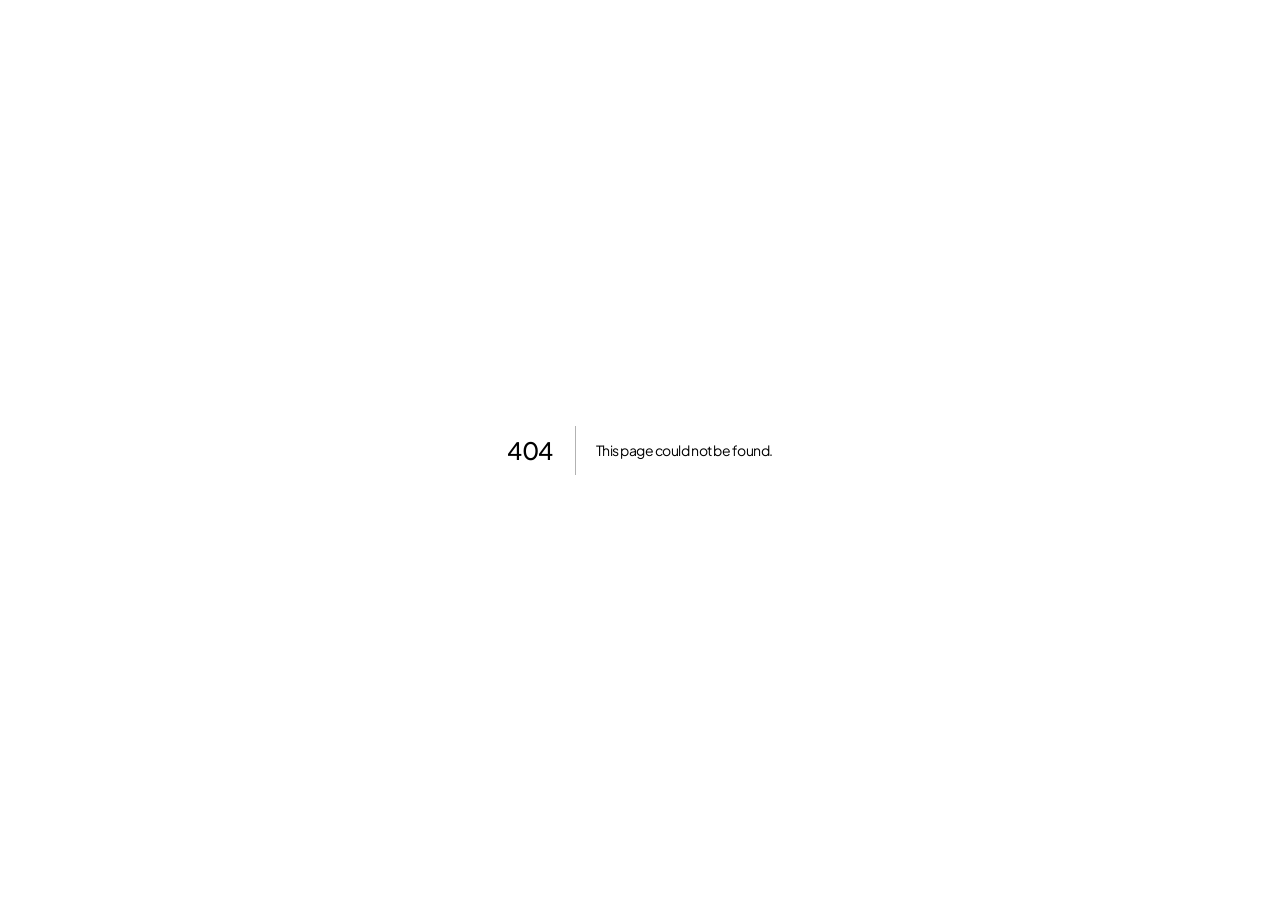
<file: 404/index.html>
<!DOCTYPE html><!--IJXAmUq37X5cuvHPMBBCh--><html lang="en" class="__variable_4fc470 __variable_6d3dcf"><head><meta charSet="utf-8"/><meta name="viewport" content="width=device-width, initial-scale=1"/><link rel="stylesheet" href="/_next/static/css/c5d34f25b418c07d.css" data-precedence="next"/><link rel="preload" as="script" fetchPriority="low" href="/_next/static/chunks/webpack-3337861e85753411.js"/><script src="/_next/static/chunks/4bd1b696-c023c6e3521b1417.js" async=""></script><script src="/_next/static/chunks/255-09fb0d129bb12f51.js" async=""></script><script src="/_next/static/chunks/main-app-fd98bed2d2891301.js" async=""></script><meta name="robots" content="noindex"/><title>404: This page could not be found.</title><meta name="theme-color" content="#ffffff"/><title>Haitham Mohamed — Applied AI Engineer</title><meta name="description" content="Customer-facing AI engineer and architect with 5 years building AI systems inside a 10+ year career in media production for government clients, translating complex stakeholder needs into production systems. Hands-on builder of Generative AI, RAG, agent orchestration, and LLM evaluation frameworks."/><meta property="og:title" content="Haitham Mohamed — Applied AI Engineer"/><meta property="og:description" content="Customer-facing AI engineer and architect with 5 years building AI systems inside a 10+ year career in media production for government clients, translating complex stakeholder needs into production systems. Hands-on builder of Generative AI, RAG, agent orchestration, and LLM evaluation frameworks."/><meta property="og:url" content="https://haitham72.github.io/"/><meta property="og:site_name" content="Haitham Mohamed"/><meta property="og:locale" content="en_US"/><meta property="og:image" content="https://haitham72.github.io/og.jpg"/><meta property="og:image:width" content="1200"/><meta property="og:image:height" content="630"/><meta property="og:type" content="website"/><meta name="twitter:card" content="summary_large_image"/><meta name="twitter:title" content="Haitham Mohamed — Applied AI Engineer"/><meta name="twitter:description" content="Customer-facing AI engineer and architect with 5 years building AI systems inside a 10+ year career in media production for government clients, translating complex stakeholder needs into production systems. Hands-on builder of Generative AI, RAG, agent orchestration, and LLM evaluation frameworks."/><meta name="twitter:image" content="https://haitham72.github.io/og.jpg"/><link rel="icon" href="/favicon.png"/><script src="/_next/static/chunks/polyfills-42372ed130431b0a.js" noModule=""></script></head><body><div hidden=""><!--$--><!--/$--></div><div style="font-family:system-ui,&quot;Segoe UI&quot;,Roboto,Helvetica,Arial,sans-serif,&quot;Apple Color Emoji&quot;,&quot;Segoe UI Emoji&quot;;height:100vh;text-align:center;display:flex;flex-direction:column;align-items:center;justify-content:center"><div><style>body{color:#000;background:#fff;margin:0}.next-error-h1{border-right:1px solid rgba(0,0,0,.3)}@media (prefers-color-scheme:dark){body{color:#fff;background:#000}.next-error-h1{border-right:1px solid rgba(255,255,255,.3)}}</style><h1 class="next-error-h1" style="display:inline-block;margin:0 20px 0 0;padding:0 23px 0 0;font-size:24px;font-weight:500;vertical-align:top;line-height:49px">404</h1><div style="display:inline-block"><h2 style="font-size:14px;font-weight:400;line-height:49px;margin:0">This page could not be found.</h2></div></div></div><!--$--><!--/$--><script src="/_next/static/chunks/webpack-3337861e85753411.js" id="_R_" async=""></script><script>(self.__next_f=self.__next_f||[]).push([0])</script><script>self.__next_f.push([1,"1:\"$Sreact.fragment\"\n2:I[9766,[],\"\"]\n3:I[8924,[],\"\"]\n4:I[4431,[],\"OutletBoundary\"]\n6:I[5278,[],\"AsyncMetadataOutlet\"]\n8:I[4431,[],\"ViewportBoundary\"]\na:I[4431,[],\"MetadataBoundary\"]\nb:\"$Sreact.suspense\"\nd:I[7150,[],\"\"]\n:HL[\"/_next/static/css/c5d34f25b418c07d.css\",\"style\"]\n"])</script><script>self.__next_f.push([1,"0:{\"P\":null,\"b\":\"IJXAmUq37X5cuvHPMBBCh\",\"p\":\"\",\"c\":[\"\",\"_not-found\",\"\"],\"i\":false,\"f\":[[[\"\",{\"children\":[\"/_not-found\",{\"children\":[\"__PAGE__\",{}]}]},\"$undefined\",\"$undefined\",true],[\"\",[\"$\",\"$1\",\"c\",{\"children\":[[[\"$\",\"link\",\"0\",{\"rel\":\"stylesheet\",\"href\":\"/_next/static/css/c5d34f25b418c07d.css\",\"precedence\":\"next\",\"crossOrigin\":\"$undefined\",\"nonce\":\"$undefined\"}]],[\"$\",\"html\",null,{\"lang\":\"en\",\"className\":\"__variable_4fc470 __variable_6d3dcf\",\"suppressHydrationWarning\":true,\"children\":[\"$\",\"body\",null,{\"suppressHydrationWarning\":true,\"children\":[\"$\",\"$L2\",null,{\"parallelRouterKey\":\"children\",\"error\":\"$undefined\",\"errorStyles\":\"$undefined\",\"errorScripts\":\"$undefined\",\"template\":[\"$\",\"$L3\",null,{}],\"templateStyles\":\"$undefined\",\"templateScripts\":\"$undefined\",\"notFound\":\"$undefined\",\"forbidden\":\"$undefined\",\"unauthorized\":\"$undefined\"}]}]}]]}],{\"children\":[\"/_not-found\",[\"$\",\"$1\",\"c\",{\"children\":[null,[\"$\",\"$L2\",null,{\"parallelRouterKey\":\"children\",\"error\":\"$undefined\",\"errorStyles\":\"$undefined\",\"errorScripts\":\"$undefined\",\"template\":[\"$\",\"$L3\",null,{}],\"templateStyles\":\"$undefined\",\"templateScripts\":\"$undefined\",\"notFound\":\"$undefined\",\"forbidden\":\"$undefined\",\"unauthorized\":\"$undefined\"}]]}],{\"children\":[\"__PAGE__\",[\"$\",\"$1\",\"c\",{\"children\":[[[\"$\",\"title\",null,{\"children\":\"404: This page could not be found.\"}],[\"$\",\"div\",null,{\"style\":{\"fontFamily\":\"system-ui,\\\"Segoe UI\\\",Roboto,Helvetica,Arial,sans-serif,\\\"Apple Color Emoji\\\",\\\"Segoe UI Emoji\\\"\",\"height\":\"100vh\",\"textAlign\":\"center\",\"display\":\"flex\",\"flexDirection\":\"column\",\"alignItems\":\"center\",\"justifyContent\":\"center\"},\"children\":[\"$\",\"div\",null,{\"children\":[[\"$\",\"style\",null,{\"dangerouslySetInnerHTML\":{\"__html\":\"body{color:#000;background:#fff;margin:0}.next-error-h1{border-right:1px solid rgba(0,0,0,.3)}@media (prefers-color-scheme:dark){body{color:#fff;background:#000}.next-error-h1{border-right:1px solid rgba(255,255,255,.3)}}\"}}],[\"$\",\"h1\",null,{\"className\":\"next-error-h1\",\"style\":{\"display\":\"inline-block\",\"margin\":\"0 20px 0 0\",\"padding\":\"0 23px 0 0\",\"fontSize\":24,\"fontWeight\":500,\"verticalAlign\":\"top\",\"lineHeight\":\"49px\"},\"children\":404}],[\"$\",\"div\",null,{\"style\":{\"display\":\"inline-block\"},\"children\":[\"$\",\"h2\",null,{\"style\":{\"fontSize\":14,\"fontWeight\":400,\"lineHeight\":\"49px\",\"margin\":0},\"children\":\"This page could not be found.\"}]}]]}]}]],null,[\"$\",\"$L4\",null,{\"children\":[\"$L5\",[\"$\",\"$L6\",null,{\"promise\":\"$@7\"}]]}]]}],{},null,false]},null,false]},null,false],[\"$\",\"$1\",\"h\",{\"children\":[[\"$\",\"meta\",null,{\"name\":\"robots\",\"content\":\"noindex\"}],[[\"$\",\"$L8\",null,{\"children\":\"$L9\"}],null],[\"$\",\"$La\",null,{\"children\":[\"$\",\"div\",null,{\"hidden\":true,\"children\":[\"$\",\"$b\",null,{\"fallback\":null,\"children\":\"$Lc\"}]}]}]]}],false]],\"m\":\"$undefined\",\"G\":[\"$d\",[]],\"s\":false,\"S\":true}\n"])</script><script>self.__next_f.push([1,"9:[[\"$\",\"meta\",\"0\",{\"charSet\":\"utf-8\"}],[\"$\",\"meta\",\"1\",{\"name\":\"viewport\",\"content\":\"width=device-width, initial-scale=1\"}],[\"$\",\"meta\",\"2\",{\"name\":\"theme-color\",\"content\":\"#ffffff\"}]]\n5:null\n"])</script><script>self.__next_f.push([1,"e:I[622,[],\"IconMark\"]\n"])</script><script>self.__next_f.push([1,"7:{\"metadata\":[[\"$\",\"title\",\"0\",{\"children\":\"Haitham Mohamed — Applied AI Engineer\"}],[\"$\",\"meta\",\"1\",{\"name\":\"description\",\"content\":\"Customer-facing AI engineer and architect with 5 years building AI systems inside a 10+ year career in media production for government clients, translating complex stakeholder needs into production systems. Hands-on builder of Generative AI, RAG, agent orchestration, and LLM evaluation frameworks.\"}],[\"$\",\"meta\",\"2\",{\"property\":\"og:title\",\"content\":\"Haitham Mohamed — Applied AI Engineer\"}],[\"$\",\"meta\",\"3\",{\"property\":\"og:description\",\"content\":\"Customer-facing AI engineer and architect with 5 years building AI systems inside a 10+ year career in media production for government clients, translating complex stakeholder needs into production systems. Hands-on builder of Generative AI, RAG, agent orchestration, and LLM evaluation frameworks.\"}],[\"$\",\"meta\",\"4\",{\"property\":\"og:url\",\"content\":\"https://haitham72.github.io/\"}],[\"$\",\"meta\",\"5\",{\"property\":\"og:site_name\",\"content\":\"Haitham Mohamed\"}],[\"$\",\"meta\",\"6\",{\"property\":\"og:locale\",\"content\":\"en_US\"}],[\"$\",\"meta\",\"7\",{\"property\":\"og:image\",\"content\":\"https://haitham72.github.io/og.jpg\"}],[\"$\",\"meta\",\"8\",{\"property\":\"og:image:width\",\"content\":\"1200\"}],[\"$\",\"meta\",\"9\",{\"property\":\"og:image:height\",\"content\":\"630\"}],[\"$\",\"meta\",\"10\",{\"property\":\"og:type\",\"content\":\"website\"}],[\"$\",\"meta\",\"11\",{\"name\":\"twitter:card\",\"content\":\"summary_large_image\"}],[\"$\",\"meta\",\"12\",{\"name\":\"twitter:title\",\"content\":\"Haitham Mohamed — Applied AI Engineer\"}],[\"$\",\"meta\",\"13\",{\"name\":\"twitter:description\",\"content\":\"Customer-facing AI engineer and architect with 5 years building AI systems inside a 10+ year career in media production for government clients, translating complex stakeholder needs into production systems. Hands-on builder of Generative AI, RAG, agent orchestration, and LLM evaluation frameworks.\"}],[\"$\",\"meta\",\"14\",{\"name\":\"twitter:image\",\"content\":\"https://haitham72.github.io/og.jpg\"}],[\"$\",\"link\",\"15\",{\"rel\":\"icon\",\"href\":\"/favicon.png\"}],[\"$\",\"$Le\",\"16\",{}]],\"error\":null,\"digest\":\"$undefined\"}\n"])</script><script>self.__next_f.push([1,"c:\"$7:metadata\"\n"])</script></body></html>
</file>
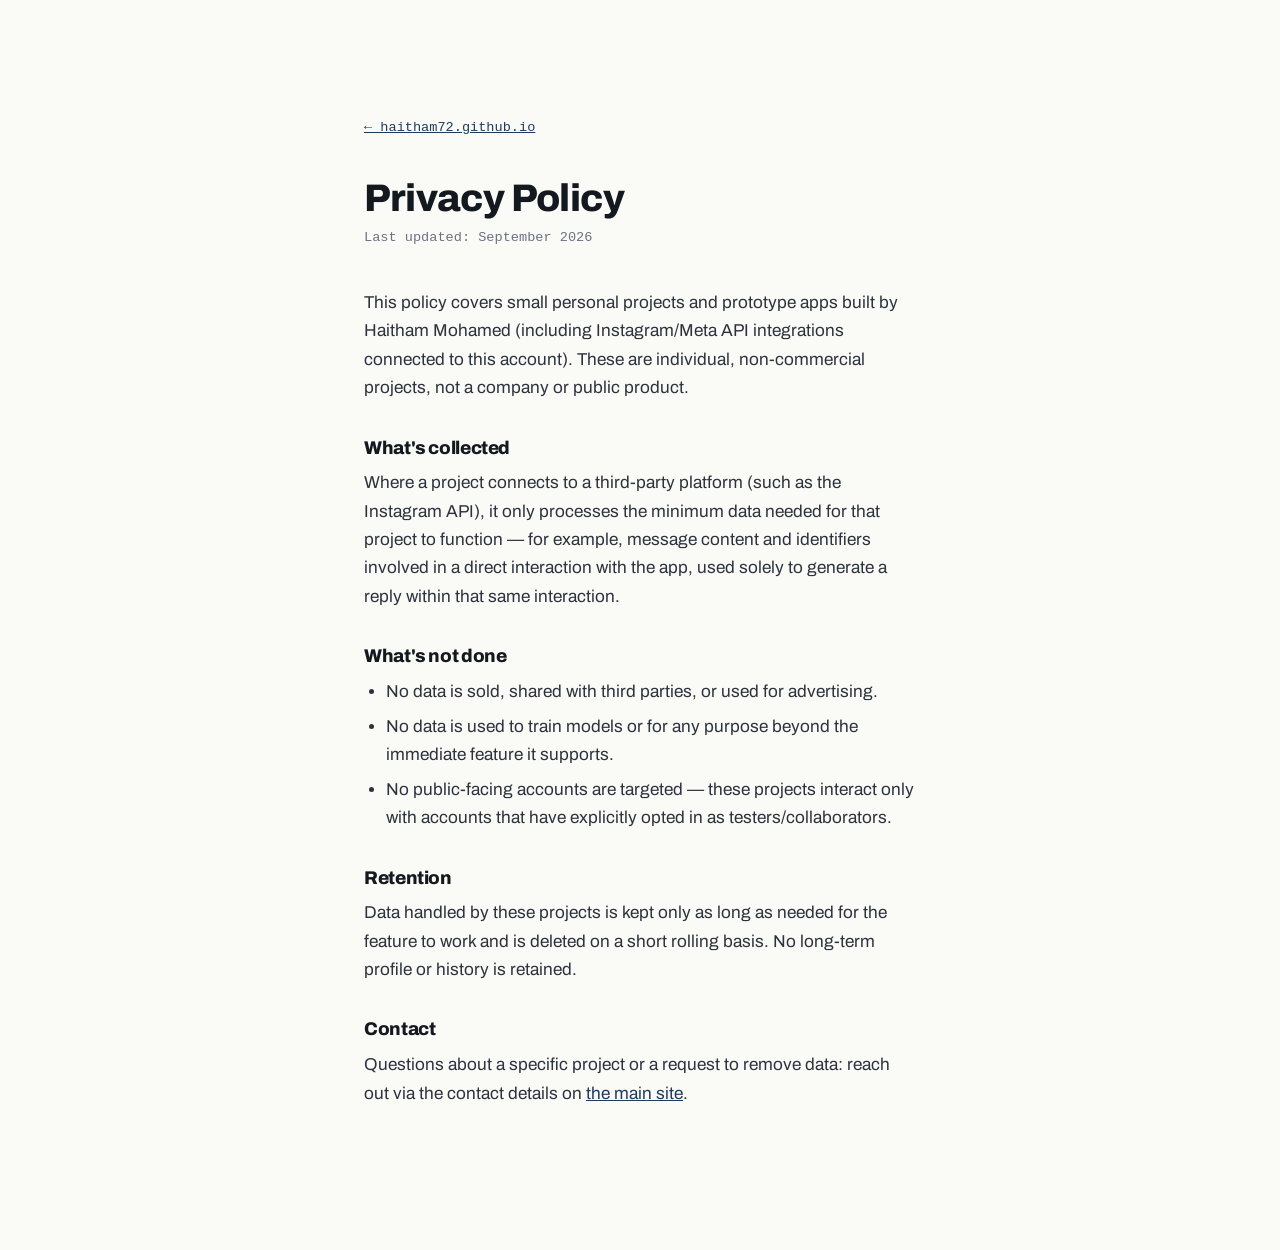
<file: privacy-policy.html>
<!DOCTYPE html>
<html lang="en">
<head>
  <meta charset="UTF-8" />
  <meta name="viewport" content="width=device-width, initial-scale=1.0" />
  <title>Privacy Policy — Haitham Mohamed</title>
  <meta name="description" content="Privacy policy for personal projects and apps built by Haitham Mohamed." />
  <meta name="robots" content="noindex" />
  <link rel="icon" type="image/svg+xml" href="assets/favicon.svg" />
  <link rel="preconnect" href="https://fonts.googleapis.com" />
  <link rel="preconnect" href="https://fonts.gstatic.com" crossorigin />
  <link href="https://fonts.googleapis.com/css2?family=Archivo:wght@400;500;600;700;800;900&display=swap" rel="stylesheet" />
  <link rel="stylesheet" href="css/styles.css" />
  <style>
    .policy {
      max-width: 68ch;
      margin: 0 auto;
      padding: clamp(4rem, 10vw, 7rem) var(--gutter) clamp(5rem, 10vw, 8rem);
    }
    .policy a { color: var(--accent); text-decoration: underline; }
    .policy h1 { font-size: clamp(1.8rem, 3vw, 2.4rem); margin-bottom: 0.5rem; }
    .policy .updated { color: var(--muted); font-family: var(--mono); font-size: 0.85rem; margin-bottom: 2.5rem; }
    .policy h2 { font-size: 1.15rem; margin: 2.25rem 0 0.75rem; }
    .policy p { color: var(--ink-soft); margin: 0 0 1rem; }
    .policy ul { list-style: disc; padding-left: 1.4rem; color: var(--ink-soft); margin: 0 0 1rem; }
    .policy li { margin-bottom: 0.4rem; }
    .policy .back { display: inline-block; margin-bottom: 2.5rem; font-family: var(--mono); font-size: 0.85rem; }
  </style>
</head>
<body>
  <main class="policy">
    <a class="back" href="/">&larr; haitham72.github.io</a>
    <h1>Privacy Policy</h1>
    <p class="updated">Last updated: September 2026</p>

    <p>
      This policy covers small personal projects and prototype apps built by Haitham Mohamed
      (including Instagram/Meta API integrations connected to this account). These are individual,
      non-commercial projects, not a company or public product.
    </p>

    <h2>What's collected</h2>
    <p>
      Where a project connects to a third-party platform (such as the Instagram API), it only
      processes the minimum data needed for that project to function — for example, message
      content and identifiers involved in a direct interaction with the app, used solely to
      generate a reply within that same interaction.
    </p>

    <h2>What's not done</h2>
    <ul>
      <li>No data is sold, shared with third parties, or used for advertising.</li>
      <li>No data is used to train models or for any purpose beyond the immediate feature it supports.</li>
      <li>No public-facing accounts are targeted — these projects interact only with accounts that
        have explicitly opted in as testers/collaborators.</li>
    </ul>

    <h2>Retention</h2>
    <p>
      Data handled by these projects is kept only as long as needed for the feature to work and is
      deleted on a short rolling basis. No long-term profile or history is retained.
    </p>

    <h2>Contact</h2>
    <p>
      Questions about a specific project or a request to remove data: reach out via the contact
      details on <a href="/">the main site</a>.
    </p>
  </main>
</body>
</html>
</file>
<file: _next/static/css/c5d34f25b418c07d.css>
@font-face{font-family:interVar;src:url(/_next/static/media/6c596dfcddeca1e9-s.p.woff2) format("woff2");font-display:swap;font-weight:100 900}@font-face{font-family:interVar Fallback;src:local("Arial");ascent-override:89.79%;descent-override:22.36%;line-gap-override:0.00%;size-adjust:107.89%}.__className_4fc470{font-family:interVar,interVar Fallback}.__variable_4fc470{--font-inter-var:"interVar","interVar Fallback"}@font-face{font-family:jakarta;src:url(/_next/static/media/be6419ffe34f1ed7-s.p.woff2) format("woff2");font-display:swap;font-weight:200 800}@font-face{font-family:jakarta Fallback;src:local("Arial");ascent-override:98.16%;descent-override:20.99%;line-gap-override:0.00%;size-adjust:105.75%}.__className_6d3dcf{font-family:jakarta,jakarta Fallback}.__variable_6d3dcf{--font-jakarta:"jakarta","jakarta Fallback"}

/*! tailwindcss v4.3.3 | MIT License | https://tailwindcss.com */@layer properties{@supports (((-webkit-hyphens:none)) and (not (margin-trim:inline))) or ((-moz-orient:inline) and (not (color:rgb(from red r g b)))){*,::backdrop,:after,:before{--tw-translate-x:0;--tw-translate-y:0;--tw-translate-z:0;--tw-rotate-x:initial;--tw-rotate-y:initial;--tw-rotate-z:initial;--tw-skew-x:initial;--tw-skew-y:initial;--tw-border-style:solid;--tw-leading:initial;--tw-font-weight:initial;--tw-tracking:initial;--tw-shadow:0 0 #0000;--tw-shadow-color:initial;--tw-shadow-alpha:100%;--tw-inset-shadow:0 0 #0000;--tw-inset-shadow-color:initial;--tw-inset-shadow-alpha:100%;--tw-ring-color:initial;--tw-ring-shadow:0 0 #0000;--tw-inset-ring-color:initial;--tw-inset-ring-shadow:0 0 #0000;--tw-ring-inset:initial;--tw-ring-offset-width:0px;--tw-ring-offset-color:#fff;--tw-ring-offset-shadow:0 0 #0000;--tw-blur:initial;--tw-brightness:initial;--tw-contrast:initial;--tw-grayscale:initial;--tw-hue-rotate:initial;--tw-invert:initial;--tw-opacity:initial;--tw-saturate:initial;--tw-sepia:initial;--tw-drop-shadow:initial;--tw-drop-shadow-color:initial;--tw-drop-shadow-alpha:100%;--tw-drop-shadow-size:initial;--tw-backdrop-blur:initial;--tw-backdrop-brightness:initial;--tw-backdrop-contrast:initial;--tw-backdrop-grayscale:initial;--tw-backdrop-hue-rotate:initial;--tw-backdrop-invert:initial;--tw-backdrop-opacity:initial;--tw-backdrop-saturate:initial;--tw-backdrop-sepia:initial;--tw-duration:initial}}}@layer theme{:host,:root{--font-sans:-apple-system,BlinkMacSystemFont,"Segoe UI",Roboto,"Helvetica Neue","Noto Sans",Arial,sans-serif,"Apple Color Emoji","Segoe UI Emoji","Segoe UI Symbol","Noto Color Emoji";--font-mono:ui-monospace,"SF Mono",SFMono-Regular,Menlo,Consolas,monospace;--spacing:.25rem;--font-weight-medium:500;--font-weight-semibold:600;--font-weight-bold:700;--tracking-tight:-.025em;--tracking-normal:0em;--leading-relaxed:1.625;--default-transition-duration:.15s;--default-transition-timing-function:cubic-bezier(.4,0,.2,1);--default-font-family:var(--font-sans);--default-mono-font-family:var(--font-mono);--font-display:var(--font-jakarta),var(--font-inter-var),"Segoe UI",Roboto,"Helvetica Neue",Arial,sans-serif;--font-text:var(--font-jakarta),var(--font-inter-var),"Segoe UI",Roboto,"Helvetica Neue",Arial,sans-serif}}@layer base{*,::backdrop,:after,:before{box-sizing:border-box;border:0 solid;margin:0;padding:0}::file-selector-button{box-sizing:border-box;border:0 solid;margin:0;padding:0}:host,html{-webkit-text-size-adjust:100%;tab-size:4;line-height:1.5;font-family:var(--default-font-family,-apple-system,BlinkMacSystemFont,"Segoe UI",Roboto,"Helvetica Neue","Noto Sans",Arial,sans-serif,"Apple Color Emoji","Segoe UI Emoji","Segoe UI Symbol","Noto Color Emoji");font-feature-settings:var(--default-font-feature-settings,normal);font-variation-settings:var(--default-font-variation-settings,normal);-webkit-tap-highlight-color:transparent}hr{height:0;color:inherit;border-top-width:1px}abbr:where([title]){-webkit-text-decoration:underline dotted;text-decoration:underline dotted}h1,h2,h3,h4,h5,h6{font-size:inherit;font-weight:inherit}a{-webkit-text-decoration:inherit;text-decoration:inherit}b,strong{font-weight:bolder}code,kbd,pre,samp{font-family:var(--default-mono-font-family,ui-monospace,SFMono-Regular,Menlo,Monaco,Consolas,"Liberation Mono","Courier New",monospace);font-feature-settings:var(--default-mono-font-feature-settings,normal);font-variation-settings:var(--default-mono-font-variation-settings,normal);font-size:1em}small{font-size:80%}sub,sup{vertical-align:baseline;font-size:75%;line-height:0;position:relative}sub{bottom:-.25em}sup{top:-.5em}table{text-indent:0;border-color:inherit;border-collapse:collapse}:-moz-focusring:where(:not(iframe)){outline:auto}progress{vertical-align:baseline}summary{display:list-item}menu,ol,ul{list-style:none}audio,canvas,embed,iframe,img,object,svg,video{vertical-align:middle;display:block}img,video{max-width:100%;height:auto}button,input,optgroup,select,textarea{font:inherit;font-feature-settings:inherit;font-variation-settings:inherit;letter-spacing:inherit;color:inherit;opacity:1;background-color:#0000;border-radius:0}::file-selector-button{font:inherit;font-feature-settings:inherit;font-variation-settings:inherit;letter-spacing:inherit;color:inherit;opacity:1;background-color:#0000;border-radius:0}:where(select:is([multiple],[size])) optgroup{font-weight:bolder}:where(select:is([multiple],[size])) optgroup option{padding-inline-start:20px}::file-selector-button{margin-inline-end:4px}::placeholder{opacity:1}@supports (not ((-webkit-appearance:-apple-pay-button))) or (contain-intrinsic-size:1px){::placeholder{color:currentColor}@supports (color:color-mix(in lab,red,red)){::placeholder{color:color-mix(in oklab,currentcolor 50%,transparent)}}}textarea{resize:vertical}::-webkit-search-decoration{-webkit-appearance:none}::-webkit-date-and-time-value{min-height:1lh;text-align:inherit}::-webkit-datetime-edit{display:inline-flex}::-webkit-datetime-edit-fields-wrapper{padding:0}::-webkit-datetime-edit,::-webkit-datetime-edit-year-field{padding-block:0}::-webkit-datetime-edit-day-field,::-webkit-datetime-edit-month-field{padding-block:0}::-webkit-datetime-edit-hour-field,::-webkit-datetime-edit-minute-field{padding-block:0}::-webkit-datetime-edit-millisecond-field,::-webkit-datetime-edit-second-field{padding-block:0}::-webkit-datetime-edit-meridiem-field{padding-block:0}::-webkit-calendar-picker-indicator{line-height:1}:-moz-ui-invalid{box-shadow:none}button,input:where([type=button],[type=reset],[type=submit]){appearance:button}::file-selector-button{appearance:button}::-webkit-inner-spin-button,::-webkit-outer-spin-button{height:auto}[hidden]:where(:not([hidden=until-found])){display:none!important}*{border-color:var(--line)}html{scroll-behavior:auto}body{background:var(--paper);color:var(--ink);font-family:var(--font-text);-webkit-font-smoothing:antialiased;text-rendering:optimizelegibility;overflow-x:hidden}h1,h2,h3,h4{font-family:var(--font-display);letter-spacing:-.035em;font-weight:800;line-height:1.05}a{color:inherit;text-decoration:none}button{cursor:pointer;background:0 0;border:none;font-family:inherit}:focus-visible{outline:2px solid var(--accent);outline-offset:3px;border-radius:4px}::selection{background:var(--accent);color:var(--paper)}@media (prefers-reduced-motion:reduce){*,:after,:before{scroll-behavior:auto!important;transition-duration:.01ms!important;animation-duration:.01ms!important;animation-iteration-count:1!important}}}@layer components{.section-tag{font-family:var(--font-text);letter-spacing:.16em;text-transform:uppercase;color:var(--ink-2);background:var(--accent-soft);border-radius:8px;align-items:center;gap:8px;width:fit-content;padding:6px 14px;font-size:11.5px;font-weight:700;display:inline-flex}.accent{color:var(--accent)}.section-pad{padding-top:var(--section-pad);padding-bottom:var(--section-pad)}.gutter{padding-left:var(--gutter);padding-right:var(--gutter)}.content-max{max-width:1320px;margin-left:auto;margin-right:auto}.btn{transition:transform .35s var(--ease),background-color .35s var(--ease),color .35s var(--ease),box-shadow .35s var(--ease);white-space:nowrap;border-radius:999px;align-items:center;gap:8px;padding:13px 26px;font-size:15px;font-weight:600;display:inline-flex}.btn-primary{background:var(--accent);color:#fff;box-shadow:0 8px 20px -10px #1463ff99}.btn-primary:hover{background:var(--accent-deep);transform:translateY(-2px);box-shadow:0 14px 28px -10px #1463ff8c}.btn-secondary{border:1px solid var(--line-strong);color:var(--ink)}.btn-secondary:hover{border-color:var(--accent);color:var(--accent);transform:translateY(-2px)}.card{background:var(--card);border:1px solid var(--line);border-radius:28px;box-shadow:0 1px 2px #0b15330a}.card-elevated{box-shadow:0 30px 60px -24px #0b153340,0 1px 2px #0b15330a}.rv{opacity:0;transition:opacity .8s var(--ease),transform .8s var(--ease);transition-delay:calc(var(--i,0) * 70ms);transform:translateY(24px)}.rv.is-in{opacity:1;transform:translateY(0)}.rv-mask{position:relative;overflow:hidden}.rv-mask>*{transition:transform .9s var(--ease);transition-delay:calc(var(--i,0) * 70ms);display:block;transform:translateY(110%)}.rv-mask.is-in>*{transform:translateY(0)}@media (prefers-reduced-motion:reduce){.rv,.rv-mask>*{opacity:1!important;transition:none!important;transform:none!important}}}@layer utilities{.pointer-events-auto{pointer-events:auto}.pointer-events-none{pointer-events:none}.visible{visibility:visible}.absolute{position:absolute}.fixed{position:fixed}.relative{position:relative}.static{position:static}.sticky{position:sticky}.inset-0{inset:0}.inset-x-0{inset-inline:0}.top-0{top:0}.top-\[52\%\]{top:52%}.left-0{left:0}.left-1\/2{left:50%}.-z-10{z-index:calc(10 * -1)}.z-10{z-index:10}.z-50{z-index:50}.z-\[60\]{z-index:60}.z-\[70\]{z-index:70}.mt-1{margin-top:var(--spacing)}.mt-2{margin-top:calc(var(--spacing) * 2)}.mt-3{margin-top:calc(var(--spacing) * 3)}.mt-4{margin-top:calc(var(--spacing) * 4)}.mt-5{margin-top:calc(var(--spacing) * 5)}.mt-8{margin-top:calc(var(--spacing) * 8)}.mt-10{margin-top:calc(var(--spacing) * 10)}.mt-16{margin-top:calc(var(--spacing) * 16)}.mb-1{margin-bottom:var(--spacing)}.mb-1\.5{margin-bottom:calc(var(--spacing) * 1.5)}.mb-2{margin-bottom:calc(var(--spacing) * 2)}.mb-3{margin-bottom:calc(var(--spacing) * 3)}.mb-4{margin-bottom:calc(var(--spacing) * 4)}.mb-6{margin-bottom:calc(var(--spacing) * 6)}.mb-8{margin-bottom:calc(var(--spacing) * 8)}.mb-10{margin-bottom:calc(var(--spacing) * 10)}.mb-12{margin-bottom:calc(var(--spacing) * 12)}.block{display:block}.flex{display:flex}.grid{display:grid}.hidden{display:none}.inline{display:inline}.inline-flex{display:inline-flex}.table{display:table}.h-9{height:calc(var(--spacing) * 9)}.h-\[2px\]{height:2px}.h-\[100svh\]{height:100svh}.h-full{height:100%}.min-h-\[100svh\]{min-height:100svh}.w-7\/12{width:58.3333%}.w-8\/12{width:66.6667%}.w-9{width:calc(var(--spacing) * 9)}.w-9\/12{width:75%}.w-10\/12{width:83.3333%}.w-full{width:100%}.max-w-\[18ch\]{max-width:18ch}.max-w-\[20ch\]{max-width:20ch}.max-w-\[22ch\]{max-width:22ch}.max-w-\[44ch\]{max-width:44ch}.max-w-\[46ch\]{max-width:46ch}.max-w-\[48ch\]{max-width:48ch}.max-w-\[56ch\]{max-width:56ch}.flex-shrink{flex-shrink:1}.shrink-0{flex-shrink:0}.origin-left{transform-origin:0}.-translate-x-1\/2{--tw-translate-x:calc(calc(1 / 2 * 100%) * -1)}.-translate-x-1\/2,.-translate-y-1\/2{translate:var(--tw-translate-x) var(--tw-translate-y)}.-translate-y-1\/2{--tw-translate-y:calc(calc(1 / 2 * 100%) * -1)}.transform{transform:var(--tw-rotate-x,) var(--tw-rotate-y,) var(--tw-rotate-z,) var(--tw-skew-x,) var(--tw-skew-y,)}.resize{resize:both}.flex-col{flex-direction:column}.flex-wrap{flex-wrap:wrap}.items-baseline{align-items:baseline}.items-center{align-items:center}.justify-between{justify-content:space-between}.justify-center{justify-content:center}.gap-1{gap:var(--spacing)}.gap-1\.5{gap:calc(var(--spacing) * 1.5)}.gap-2{gap:calc(var(--spacing) * 2)}.gap-3{gap:calc(var(--spacing) * 3)}.gap-4{gap:calc(var(--spacing) * 4)}.gap-5{gap:calc(var(--spacing) * 5)}.gap-6{gap:calc(var(--spacing) * 6)}.gap-10{gap:calc(var(--spacing) * 10)}.overflow-hidden{overflow:hidden}.rounded-full{border-radius:3.40282e+38px}.border{border-style:var(--tw-border-style);border-width:1px}.border-t{border-top-style:var(--tw-border-style);border-top-width:1px}.border-b{border-bottom-style:var(--tw-border-style);border-bottom-width:1px}.border-l-2{border-left-style:var(--tw-border-style);border-left-width:2px}.border-\[var\(--line\)\]{border-color:var(--line)}.border-\[var\(--orange\)\]{border-color:var(--orange)}.bg-\[var\(--ink\)\]{background-color:var(--ink)}.bg-\[var\(--paper\)\]{background-color:var(--paper)}.bg-\[var\(--paper-alt\)\]{background-color:var(--paper-alt)}.object-cover{object-fit:cover}.\!px-4{padding-inline:calc(var(--spacing) * 4)!important}.\!px-5{padding-inline:calc(var(--spacing) * 5)!important}.px-1\.5{padding-inline:calc(var(--spacing) * 1.5)}.px-4{padding-inline:calc(var(--spacing) * 4)}.\!py-2{padding-block:calc(var(--spacing) * 2)!important}.\!py-2\.5{padding-block:calc(var(--spacing) * 2.5)!important}.py-1\.5{padding-block:calc(var(--spacing) * 1.5)}.py-2{padding-block:calc(var(--spacing) * 2)}.py-3{padding-block:calc(var(--spacing) * 3)}.py-4{padding-block:calc(var(--spacing) * 4)}.py-5{padding-block:calc(var(--spacing) * 5)}.py-10{padding-block:calc(var(--spacing) * 10)}.pt-3{padding-top:calc(var(--spacing) * 3)}.pt-28{padding-top:calc(var(--spacing) * 28)}.pb-16{padding-bottom:calc(var(--spacing) * 16)}.pl-4{padding-left:calc(var(--spacing) * 4)}.text-center{text-align:center}.text-right{text-align:right}.\!text-\[11px\]{font-size:11px!important}.\!text-\[13px\]{font-size:13px!important}.text-\[11\.5px\]{font-size:11.5px}.text-\[12px\]{font-size:12px}.text-\[13px\]{font-size:13px}.text-\[14px\]{font-size:14px}.text-\[15px\]{font-size:15px}.text-\[16px\]{font-size:16px}.text-\[19px\]{font-size:19px}.text-\[clamp\(18px\,2\.4vw\,24px\)\]{font-size:clamp(18px,2.4vw,24px)}.text-\[clamp\(20px\,2\.6vw\,28px\)\]{font-size:clamp(20px,2.6vw,28px)}.text-\[clamp\(24px\,3\.6vw\,34px\)\]{font-size:clamp(24px,3.6vw,34px)}.text-\[clamp\(26px\,4vw\,38px\)\]{font-size:clamp(26px,4vw,38px)}.text-\[clamp\(28px\,8vw\,44px\)\]{font-size:clamp(28px,8vw,44px)}.text-\[clamp\(32px\,6vw\,56px\)\]{font-size:clamp(32px,6vw,56px)}.leading-relaxed{--tw-leading:var(--leading-relaxed);line-height:var(--leading-relaxed)}.font-\[var\(--font-display\)\]{--tw-font-weight:var(--font-display);font-weight:var(--font-display)}.font-\[var\(--font-mono\)\]{--tw-font-weight:var(--font-mono);font-weight:var(--font-mono)}.font-bold{--tw-font-weight:var(--font-weight-bold);font-weight:var(--font-weight-bold)}.font-medium{--tw-font-weight:var(--font-weight-medium);font-weight:var(--font-weight-medium)}.font-semibold{--tw-font-weight:var(--font-weight-semibold);font-weight:var(--font-weight-semibold)}.tracking-normal{--tw-tracking:var(--tracking-normal);letter-spacing:var(--tracking-normal)}.tracking-tight{--tw-tracking:var(--tracking-tight);letter-spacing:var(--tracking-tight)}.text-balance{text-wrap:balance}.whitespace-nowrap{white-space:nowrap}.text-\[var\(--faint\)\]{color:var(--faint)}.text-\[var\(--ink-2\)\]{color:var(--ink-2)}.text-\[var\(--mute\)\]{color:var(--mute)}.italic{font-style:italic}.shadow{--tw-shadow:0 1px 3px 0 var(--tw-shadow-color,#0000001a),0 1px 2px -1px var(--tw-shadow-color,#0000001a)}.ring,.shadow{box-shadow:var(--tw-inset-shadow),var(--tw-inset-ring-shadow),var(--tw-ring-offset-shadow),var(--tw-ring-shadow),var(--tw-shadow)}.ring{--tw-ring-shadow:var(--tw-ring-inset,) 0 0 0 calc(1px + var(--tw-ring-offset-width)) var(--tw-ring-color,currentcolor)}.filter{filter:var(--tw-blur,) var(--tw-brightness,) var(--tw-contrast,) var(--tw-grayscale,) var(--tw-hue-rotate,) var(--tw-invert,) var(--tw-saturate,) var(--tw-sepia,) var(--tw-drop-shadow,)}.backdrop-filter{-webkit-backdrop-filter:var(--tw-backdrop-blur,) var(--tw-backdrop-brightness,) var(--tw-backdrop-contrast,) var(--tw-backdrop-grayscale,) var(--tw-backdrop-hue-rotate,) var(--tw-backdrop-invert,) var(--tw-backdrop-opacity,) var(--tw-backdrop-saturate,) var(--tw-backdrop-sepia,);backdrop-filter:var(--tw-backdrop-blur,) var(--tw-backdrop-brightness,) var(--tw-backdrop-contrast,) var(--tw-backdrop-grayscale,) var(--tw-backdrop-hue-rotate,) var(--tw-backdrop-invert,) var(--tw-backdrop-opacity,) var(--tw-backdrop-saturate,) var(--tw-backdrop-sepia,)}.transition{transition-property:color,background-color,border-color,outline-color,text-decoration-color,fill,stroke,--tw-gradient-from,--tw-gradient-via,--tw-gradient-to,opacity,box-shadow,transform,translate,scale,rotate,filter,-webkit-backdrop-filter,backdrop-filter,display,content-visibility,overlay,pointer-events;transition-timing-function:var(--tw-ease,var(--default-transition-timing-function));transition-duration:var(--tw-duration,var(--default-transition-duration))}.transition-all{transition-property:all;transition-timing-function:var(--tw-ease,var(--default-transition-timing-function));transition-duration:var(--tw-duration,var(--default-transition-duration))}.transition-colors{transition-property:color,background-color,border-color,outline-color,text-decoration-color,fill,stroke,--tw-gradient-from,--tw-gradient-via,--tw-gradient-to;transition-timing-function:var(--tw-ease,var(--default-transition-timing-function));transition-duration:var(--tw-duration,var(--default-transition-duration))}.duration-300{--tw-duration:.3s;transition-duration:.3s}.duration-500{--tw-duration:.5s;transition-duration:.5s}.select-none{-webkit-user-select:none;user-select:none}@media (hover:hover){.hover\:text-\[var\(--ink\)\]:hover{color:var(--ink)}}@media (min-width:40rem){.sm\:inline{display:inline}}@media (min-width:48rem){.md\:ml-auto{margin-left:auto}.md\:flex{display:flex}.md\:hidden{display:none}}}:root{--paper:#fff;--paper-alt:#f4f7fc;--card:#fff;--ink:#0b1533;--ink-2:#2b3654;--mute:#5b6682;--faint:#8b94ab;--line:#0b153317;--line-strong:#dbe2ef;--accent:#1463ff;--accent-deep:#0b4fd9;--accent-soft:#e9f0ff;--orange:#f57c1f;--orange-soft:#fff1e6;--teal:#12a4c4;--teal-soft:#e3f6fa;--green:#15a374;--green-soft:#e4f6ef;--violet:#7656f0;--violet-soft:#efebff;--red:#e5484d;--red-soft:#fdecec;--brand-grad:linear-gradient(135deg,var(--teal),var(--accent) 45%,var(--orange));--ease:cubic-bezier(.16,1,.3,1);--gutter:clamp(18px,4vw,64px);--section-pad:clamp(72px,12vh,140px);color-scheme:light}@property --tw-translate-x{syntax:"*";inherits:false;initial-value:0}@property --tw-translate-y{syntax:"*";inherits:false;initial-value:0}@property --tw-translate-z{syntax:"*";inherits:false;initial-value:0}@property --tw-rotate-x{syntax:"*";inherits:false}@property --tw-rotate-y{syntax:"*";inherits:false}@property --tw-rotate-z{syntax:"*";inherits:false}@property --tw-skew-x{syntax:"*";inherits:false}@property --tw-skew-y{syntax:"*";inherits:false}@property --tw-border-style{syntax:"*";inherits:false;initial-value:solid}@property --tw-leading{syntax:"*";inherits:false}@property --tw-font-weight{syntax:"*";inherits:false}@property --tw-tracking{syntax:"*";inherits:false}@property --tw-shadow{syntax:"*";inherits:false;initial-value:0 0 #0000}@property --tw-shadow-color{syntax:"*";inherits:false}@property --tw-shadow-alpha{syntax:"<percentage>";inherits:false;initial-value:100%}@property --tw-inset-shadow{syntax:"*";inherits:false;initial-value:0 0 #0000}@property --tw-inset-shadow-color{syntax:"*";inherits:false}@property --tw-inset-shadow-alpha{syntax:"<percentage>";inherits:false;initial-value:100%}@property --tw-ring-color{syntax:"*";inherits:false}@property --tw-ring-shadow{syntax:"*";inherits:false;initial-value:0 0 #0000}@property --tw-inset-ring-color{syntax:"*";inherits:false}@property --tw-inset-ring-shadow{syntax:"*";inherits:false;initial-value:0 0 #0000}@property --tw-ring-inset{syntax:"*";inherits:false}@property --tw-ring-offset-width{syntax:"<length>";inherits:false;initial-value:0}@property --tw-ring-offset-color{syntax:"*";inherits:false;initial-value:#fff}@property --tw-ring-offset-shadow{syntax:"*";inherits:false;initial-value:0 0 #0000}@property --tw-blur{syntax:"*";inherits:false}@property --tw-brightness{syntax:"*";inherits:false}@property --tw-contrast{syntax:"*";inherits:false}@property --tw-grayscale{syntax:"*";inherits:false}@property --tw-hue-rotate{syntax:"*";inherits:false}@property --tw-invert{syntax:"*";inherits:false}@property --tw-opacity{syntax:"*";inherits:false}@property --tw-saturate{syntax:"*";inherits:false}@property --tw-sepia{syntax:"*";inherits:false}@property --tw-drop-shadow{syntax:"*";inherits:false}@property --tw-drop-shadow-color{syntax:"*";inherits:false}@property --tw-drop-shadow-alpha{syntax:"<percentage>";inherits:false;initial-value:100%}@property --tw-drop-shadow-size{syntax:"*";inherits:false}@property --tw-backdrop-blur{syntax:"*";inherits:false}@property --tw-backdrop-brightness{syntax:"*";inherits:false}@property --tw-backdrop-contrast{syntax:"*";inherits:false}@property --tw-backdrop-grayscale{syntax:"*";inherits:false}@property --tw-backdrop-hue-rotate{syntax:"*";inherits:false}@property --tw-backdrop-invert{syntax:"*";inherits:false}@property --tw-backdrop-opacity{syntax:"*";inherits:false}@property --tw-backdrop-saturate{syntax:"*";inherits:false}@property --tw-backdrop-sepia{syntax:"*";inherits:false}@property --tw-duration{syntax:"*";inherits:false}
</file>
<file: css/styles.css>
/* =====================================================================
   Haitham Mohamed — Portfolio
   Swiss International Style, grounded in a bilingual (EN/AR) identity.
   Palette: paper / ink / muted / single navy accent (echoes the suit).
   Type: Archivo (grotesque) · IBM Plex Sans Arabic · JetBrains Mono
   ===================================================================== */

:root {
  /* Color */
  --paper:      #FAFAF7;
  --paper-2:    #F1F0EA;
  --ink:        #14181F;
  --ink-soft:   #2C333D;
  --muted:      #6B7280;
  --line:       #DDDBD2;
  --accent:     #1F3A5F;
  --accent-ink: #16406e;

  /* Type */
  --sans: 'Archivo', -apple-system, BlinkMacSystemFont, 'Segoe UI', sans-serif;
  --ar:   'IBM Plex Sans Arabic', var(--sans);
  --mono: 'JetBrains Mono', ui-monospace, 'SFMono-Regular', monospace;

  /* Layout */
  --container: 1240px;
  --gutter: clamp(1.25rem, 5vw, 5rem);
  --section-y: clamp(4.5rem, 10vw, 9rem);

  /* Motion */
  --ease: cubic-bezier(0.22, 1, 0.36, 1);
}

/* ── Reset / base ─────────────────────────────────────────────────── */
*, *::before, *::after { box-sizing: border-box; }
html { -webkit-text-size-adjust: 100%; scroll-behavior: smooth; }
@media (prefers-reduced-motion: reduce) { html { scroll-behavior: auto; } }

body {
  margin: 0;
  background: var(--paper);
  color: var(--ink);
  font-family: var(--sans);
  font-size: clamp(1rem, 0.95rem + 0.25vw, 1.075rem);
  line-height: 1.65;
  font-weight: 400;
  -webkit-font-smoothing: antialiased;
  text-rendering: optimizeLegibility;
  overflow-x: hidden;
}

img { max-width: 100%; display: block; }
ul, ol { margin: 0; padding: 0; list-style: none; }
a { color: inherit; text-decoration: none; }
h1, h2, h3 { margin: 0; font-weight: 800; line-height: 1.02; letter-spacing: -0.02em; }
strong { font-weight: 700; color: var(--ink); }

.skip-link {
  position: absolute; left: -999px; top: 0; z-index: 100;
  background: var(--ink); color: var(--paper);
  padding: 0.6rem 1rem; font-family: var(--mono); font-size: 0.8rem;
}
.skip-link:focus { left: 0.5rem; top: 0.5rem; }

:focus-visible {
  outline: 2px solid var(--accent);
  outline-offset: 3px;
}

/* Shared eyebrow (mono label with accent tick) */
.eyebrow, .section__eyebrow {
  font-family: var(--mono);
  font-size: 0.72rem;
  font-weight: 500;
  letter-spacing: 0.22em;
  text-transform: uppercase;
  color: var(--muted);
  margin: 0;
}
.section__eyebrow {
  display: inline-flex; align-items: center; gap: 0.7rem;
  color: var(--ink);
}
.section__eyebrow::before {
  content: ""; width: 1.6rem; height: 2px; background: var(--accent);
}
.eyebrow .sep { color: var(--accent); margin: 0 0.35rem; }

/* ── Navigation ───────────────────────────────────────────────────── */
.nav {
  position: sticky; top: 0; z-index: 50;
  background: color-mix(in srgb, var(--paper) 82%, transparent);
  backdrop-filter: saturate(1.2) blur(10px);
  border-bottom: 1px solid var(--line);
}
.nav__inner {
  max-width: var(--container); margin: 0 auto;
  padding: 0.85rem var(--gutter);
  display: flex; align-items: center; gap: 1.5rem;
}
.nav__brand { display: flex; align-items: baseline; gap: 0.5rem; }
.nav__mark {
  font-weight: 900; font-size: 1.05rem; letter-spacing: -0.03em;
}
.nav__mark-ar { font-family: var(--ar); color: var(--accent); font-size: 0.95rem; font-weight: 600; }

.nav__links {
  display: flex; gap: 1.75rem; margin-left: auto;
  font-family: var(--mono); font-size: 0.78rem; letter-spacing: 0.04em;
}
.nav__links a { color: var(--ink-soft); position: relative; padding: 0.2rem 0; }
.nav__links a::after {
  content: ""; position: absolute; left: 0; bottom: -2px; height: 1px; width: 0;
  background: var(--accent); transition: width 0.3s var(--ease);
}
.nav__links a:hover::after, .nav__links a:focus-visible::after { width: 100%; }

.nav__status {
  font-family: var(--mono); font-size: 0.72rem; letter-spacing: 0.06em;
  color: var(--muted); display: inline-flex; align-items: center; gap: 0.45rem;
  border: 1px solid var(--line); border-radius: 999px; padding: 0.32rem 0.75rem;
}
.nav__status .dot {
  width: 7px; height: 7px; border-radius: 50%; background: #2f9e5b;
  box-shadow: 0 0 0 0 rgba(47,158,91,0.5); animation: pulse 2.4s infinite;
}
@keyframes pulse {
  0%   { box-shadow: 0 0 0 0 rgba(47,158,91,0.45); }
  70%  { box-shadow: 0 0 0 7px rgba(47,158,91,0); }
  100% { box-shadow: 0 0 0 0 rgba(47,158,91,0); }
}

.nav__toggle { display: none; }
.nav__mobile { display: none; }

/* ── Hero / bilingual masthead ────────────────────────────────────── */
.hero {
  max-width: var(--container); margin: 0 auto;
  padding: clamp(2.5rem, 7vw, 6rem) var(--gutter) 0;
}
.hero__grid {
  display: grid;
  grid-template-columns: 1.35fr 0.85fr;
  gap: clamp(2rem, 6vw, 5rem);
  align-items: end;
}

.masthead {
  margin: 1.4rem 0 1.6rem;
  display: flex; flex-direction: column; gap: 0.5rem;
}
.masthead__en {
  font-weight: 900;
  font-size: clamp(3.4rem, 11vw, 8.5rem);
  line-height: 0.9;
  letter-spacing: -0.045em;
  color: var(--ink);
}
.masthead__ar {
  font-family: var(--ar);
  font-weight: 400;
  font-size: clamp(1.6rem, 5vw, 3.4rem);
  line-height: 1;
  letter-spacing: 0;
  color: var(--accent);
  direction: rtl;
  opacity: 0.92;
}

.hero__role {
  font-size: clamp(1.15rem, 2.4vw, 1.6rem);
  font-weight: 500; line-height: 1.25; color: var(--ink);
  max-width: 30ch; margin: 0 0 1.1rem;
}
.hero__role strong { color: var(--accent); font-weight: 700; }
.hero__hook {
  color: var(--ink-soft); max-width: 46ch; margin: 0 0 2rem;
  font-size: 1.02rem;
}

.hero__cta { display: flex; flex-wrap: wrap; gap: 0.85rem; }
.btn {
  font-family: var(--mono); font-size: 0.82rem; letter-spacing: 0.05em;
  padding: 0.85rem 1.5rem; border: 1px solid var(--ink);
  transition: transform 0.25s var(--ease), background 0.25s var(--ease), color 0.25s var(--ease);
}
.btn--primary { background: var(--ink); color: var(--paper); }
.btn--primary:hover { background: var(--accent); border-color: var(--accent); transform: translateY(-2px); }
.btn--ghost { background: transparent; color: var(--ink); }
.btn--ghost:hover { background: var(--ink); color: var(--paper); transform: translateY(-2px); }

.hero__portrait { position: relative; }
.hero__portrait img {
  width: 100%; height: auto;
  filter: grayscale(0.12) contrast(1.02);
  border: 1px solid var(--line);
}
.hero__portrait-tag {
  position: absolute; left: -1px; bottom: 1rem;
  background: var(--paper); color: var(--muted);
  font-family: var(--mono); font-size: 0.68rem; letter-spacing: 0.1em;
  padding: 0.4rem 0.7rem; border: 1px solid var(--line);
}

/* Marquee ticker */
.hero__ticker {
  margin-top: clamp(2.5rem, 6vw, 5rem);
  border-top: 1px solid var(--line); border-bottom: 1px solid var(--line);
  overflow: hidden; padding: 0.9rem 0;
}
.hero__ticker-track {
  display: flex; gap: 1.5rem; align-items: center;
  width: max-content;
  font-family: var(--mono); font-size: 0.8rem; letter-spacing: 0.08em;
  color: var(--ink-soft); text-transform: uppercase;
  animation: ticker 34s linear infinite;
}
.hero__ticker-track span:nth-child(even) { color: var(--accent); }
@keyframes ticker { from { transform: translateX(0); } to { transform: translateX(-50%); } }
@media (prefers-reduced-motion: reduce) { .hero__ticker-track { animation: none; } }

/* ── Section shell ────────────────────────────────────────────────── */
.section {
  max-width: var(--container); margin: 0 auto;
  padding: var(--section-y) var(--gutter);
  border-top: 1px solid var(--line);
}
.hero + .section { border-top: none; }
.section__head {
  display: flex; justify-content: space-between; align-items: baseline;
  flex-wrap: wrap; gap: 1rem; margin-bottom: 3rem;
}
.section__note {
  font-family: var(--mono); font-size: 0.78rem; color: var(--muted);
  letter-spacing: 0.04em; margin: 0;
}

/* ── About ────────────────────────────────────────────────────────── */
.about__grid {
  display: grid; grid-template-columns: 1fr 1fr; gap: clamp(1.5rem, 5vw, 4rem);
  margin-top: 2.5rem; align-items: start;
}
.about__lede {
  font-size: clamp(1.5rem, 3vw, 2.35rem); font-weight: 600; line-height: 1.15;
  letter-spacing: -0.02em; margin: 0; color: var(--ink);
}
.about__body p { margin: 0 0 1.1rem; color: var(--ink-soft); }
.about__body p:last-child { margin-bottom: 0; }

/* ── Work ─────────────────────────────────────────────────────────── */
.work__list { display: flex; flex-direction: column; }
.project {
  display: grid; grid-template-columns: 220px 1fr; gap: clamp(1.5rem, 4vw, 3.5rem);
  padding: 2.5rem 0; border-top: 1px solid var(--line);
  transition: background 0.3s var(--ease);
}
.project:first-child { border-top: none; }
.work__list .project:hover { background: linear-gradient(90deg, transparent, var(--paper-2) 60%, transparent); }

.project__meta { display: flex; flex-direction: column; gap: 1.1rem; }
.project__index {
  font-family: var(--mono); font-size: 0.85rem; color: var(--accent);
  letter-spacing: 0.1em;
}
.project__tags { display: flex; flex-wrap: wrap; gap: 0.4rem; }
.project__tags li {
  font-family: var(--mono); font-size: 0.68rem; letter-spacing: 0.05em;
  color: var(--muted); border: 1px solid var(--line);
  padding: 0.25rem 0.55rem; border-radius: 2px;
}
.project__title { font-size: clamp(1.6rem, 3.5vw, 2.5rem); letter-spacing: -0.03em; }
.project__org {
  font-family: var(--mono); font-size: 0.76rem; color: var(--muted);
  letter-spacing: 0.03em; margin: 0.5rem 0 1rem;
}
.project__desc { color: var(--ink-soft); margin: 0 0 1.25rem; max-width: 62ch; }
.project__stack { display: flex; flex-wrap: wrap; gap: 0.5rem 1.1rem; }
.project__stack li {
  font-family: var(--mono); font-size: 0.74rem; color: var(--ink-soft);
  position: relative; padding-left: 0.9rem;
}
.project__stack li::before {
  content: "›"; position: absolute; left: 0; color: var(--accent);
}
.project--soon .project__title { color: var(--muted); }
.project--soon .project__desc { max-width: 46ch; }

.project__links { display: flex; flex-wrap: wrap; gap: 0.5rem 1.5rem; margin-top: 1.2rem; }
.project__links a {
  font-family: var(--mono); font-size: 0.78rem; letter-spacing: 0.04em;
  color: var(--accent); font-weight: 500;
}
.project__links a::after {
  content: "↗"; margin-left: 0.3rem; font-size: 0.7em; vertical-align: super;
}
.project__links a:hover { color: var(--ink); }

/* ── Timeline ─────────────────────────────────────────────────────── */
.timeline { margin-top: 1rem; }
.timeline__item {
  display: grid; grid-template-columns: 160px 1fr; gap: clamp(1.25rem, 4vw, 3rem);
  padding: 2.25rem 0; border-top: 1px solid var(--line);
}
.timeline__item:first-child { border-top: none; }
.timeline__when {
  display: flex; flex-direction: column; gap: 0.15rem;
  font-family: var(--mono); font-size: 0.95rem; font-weight: 500; color: var(--ink);
}
.timeline__now { color: var(--accent); }
.timeline__what h3 { font-size: clamp(1.3rem, 2.6vw, 1.85rem); }
.timeline__org {
  font-family: var(--mono); font-size: 0.76rem; color: var(--muted);
  margin: 0.4rem 0 1rem; letter-spacing: 0.02em;
}
.timeline__what ul { display: flex; flex-direction: column; gap: 0.65rem; }
.timeline__what li {
  position: relative; padding-left: 1.4rem; color: var(--ink-soft);
  max-width: 68ch;
}
.timeline__what li::before {
  content: ""; position: absolute; left: 0; top: 0.7em;
  width: 0.6rem; height: 1px; background: var(--accent);
}

/* ── Skills ───────────────────────────────────────────────────────── */
.skills__grid {
  display: grid; grid-template-columns: repeat(3, 1fr);
  gap: clamp(1.5rem, 4vw, 3.5rem); margin-top: 2.5rem;
}
.skills__col h3 {
  font-size: 0.85rem; font-family: var(--mono); font-weight: 500;
  letter-spacing: 0.1em; text-transform: uppercase; color: var(--accent);
  margin-bottom: 1.25rem; padding-bottom: 0.75rem; border-bottom: 1px solid var(--line);
}
.skills__col ul { display: flex; flex-direction: column; gap: 0.7rem; }
.skills__col li { color: var(--ink-soft); }
.skills__stack { flex-flow: row wrap; gap: 0.6rem 0.75rem !important; }
.skills__stack li {
  font-family: var(--mono); font-size: 0.78rem;
  border: 1px solid var(--line); padding: 0.35rem 0.7rem; color: var(--ink);
}

/* ── Education ────────────────────────────────────────────────────── */
.education__list { margin-top: 2.5rem; }
.education__list li {
  display: grid; grid-template-columns: 1fr auto auto; gap: 1rem 2rem;
  align-items: baseline;
  padding: 1.5rem 0; border-top: 1px solid var(--line);
}
.education__list li:last-child { border-bottom: 1px solid var(--line); }
.education__deg { font-weight: 600; font-size: 1.1rem; }
.education__inst { color: var(--ink-soft); font-family: var(--mono); font-size: 0.8rem; }
.education__year {
  font-family: var(--mono); font-size: 0.75rem; color: var(--accent);
  letter-spacing: 0.05em; text-transform: uppercase;
}

/* ── Contact ──────────────────────────────────────────────────────── */
.contact__inner { margin-top: 2.5rem; }
.contact__email {
  display: inline-block;
  font-size: clamp(2rem, 8vw, 5.5rem); font-weight: 800; letter-spacing: -0.04em;
  line-height: 1; color: var(--ink);
  background-image: linear-gradient(var(--accent), var(--accent));
  background-size: 0% 3px; background-position: 0 100%; background-repeat: no-repeat;
  transition: background-size 0.4s var(--ease), color 0.3s var(--ease);
  overflow-wrap: anywhere;
}
.contact__email:hover { color: var(--accent); background-size: 100% 3px; }
.contact__line { color: var(--ink-soft); max-width: 44ch; margin: 1.75rem 0 2rem; }
.contact__links { display: flex; flex-wrap: wrap; gap: 1.75rem; }
.contact__links a {
  font-family: var(--mono); font-size: 0.82rem; letter-spacing: 0.04em;
  color: var(--ink); position: relative;
}
.contact__links a::after {
  content: "↗"; margin-left: 0.35rem; color: var(--accent);
  font-size: 0.7em; vertical-align: super;
}
.contact__links a:hover { color: var(--accent); }

/* ── Footer ───────────────────────────────────────────────────────── */
.footer {
  max-width: var(--container); margin: 0 auto;
  padding: 2.5rem var(--gutter); border-top: 1px solid var(--line);
  display: flex; justify-content: space-between; align-items: center; gap: 1rem;
  font-family: var(--mono); font-size: 0.76rem; color: var(--muted); letter-spacing: 0.05em;
}
.footer__ar { font-family: var(--ar); color: var(--accent); font-size: 0.95rem; }

/* ── Reveal animation ─────────────────────────────────────────────── */
[data-reveal] {
  opacity: 0; transform: translateY(14px);
  transition: opacity 0.7s var(--ease), transform 0.7s var(--ease);
}
[data-reveal].is-visible { opacity: 1; transform: none; }
@media (prefers-reduced-motion: reduce) {
  [data-reveal] { opacity: 1 !important; transform: none !important; transition: none; }
}

/* ── Responsive ───────────────────────────────────────────────────── */
@media (max-width: 900px) {
  .hero__grid { grid-template-columns: 1fr; align-items: start; }
  .hero__portrait { max-width: 340px; margin-top: 1rem; }
  .about__grid { grid-template-columns: 1fr; }
  .skills__grid { grid-template-columns: 1fr; }
  .project { grid-template-columns: 1fr; gap: 1.25rem; }
  .project__meta { flex-direction: row; align-items: center; justify-content: space-between; }
  .timeline__item { grid-template-columns: 1fr; gap: 0.75rem; }
  .timeline__when { flex-direction: row; gap: 0.75rem; }
  .education__list li { grid-template-columns: 1fr; gap: 0.35rem; }
}

@media (max-width: 720px) {
  .nav__links, .nav__status { display: none; }
  .nav__toggle {
    display: flex; flex-direction: column; gap: 5px; margin-left: auto;
    background: none; border: none; cursor: pointer; padding: 0.5rem;
  }
  .nav__toggle span { width: 22px; height: 2px; background: var(--ink); transition: transform 0.3s var(--ease), opacity 0.3s var(--ease); }
  .nav__toggle[aria-expanded="true"] span:first-child { transform: translateY(3.5px) rotate(45deg); }
  .nav__toggle[aria-expanded="true"] span:last-child { transform: translateY(-3.5px) rotate(-45deg); }
  .nav__mobile {
    display: flex; flex-direction: column;
    padding: 0.5rem var(--gutter) 1.25rem; gap: 0.25rem;
    border-top: 1px solid var(--line); background: var(--paper);
  }
  .nav__mobile[hidden] { display: none; }
  .nav__mobile a { font-family: var(--mono); font-size: 0.9rem; padding: 0.6rem 0; }
}
</file>
